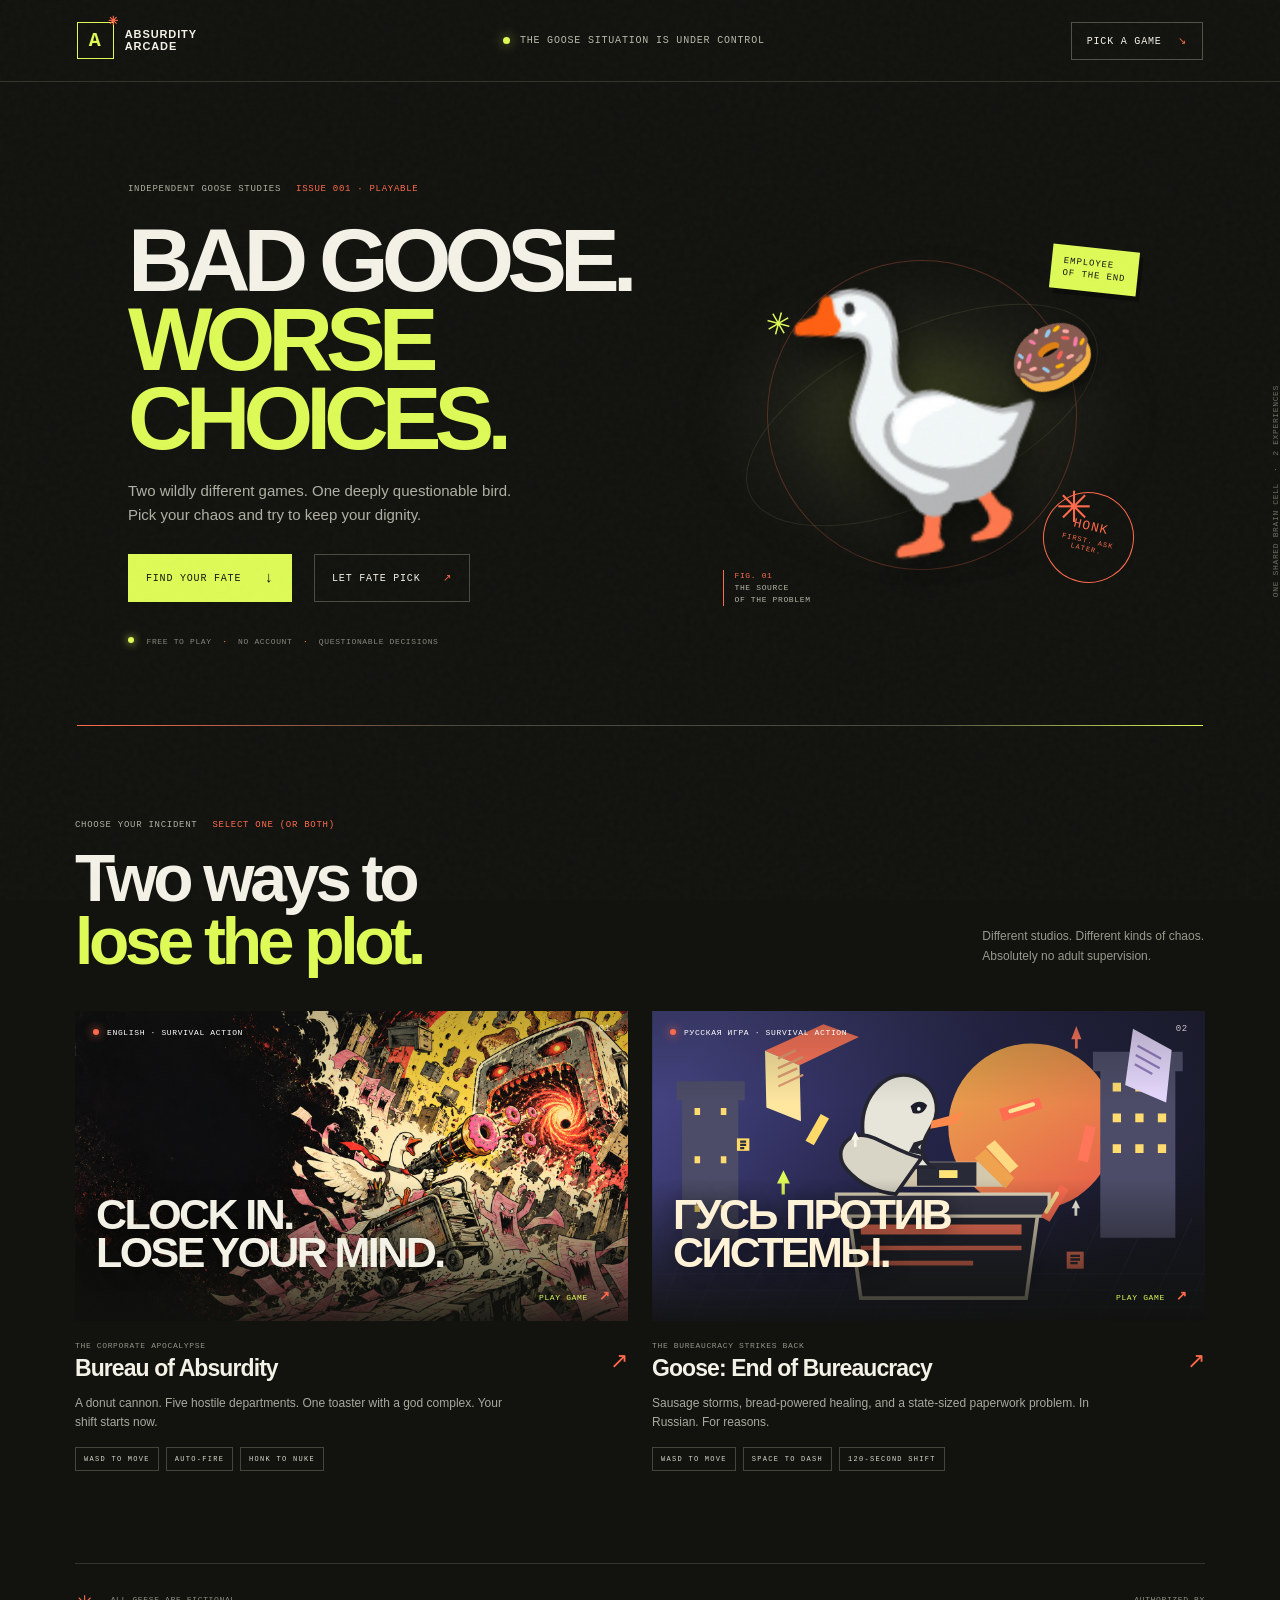
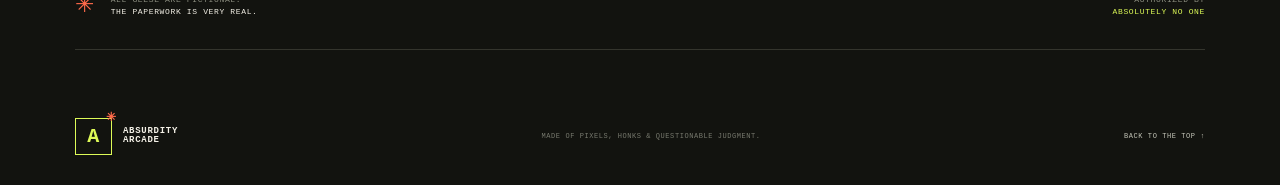
<file: index.html>
<!doctype html>
<html lang="en">
<head>
  <meta charset="utf-8">
  <meta name="viewport" content="width=device-width, initial-scale=1">
  <meta name="theme-color" content="#11120f">
  <meta name="description" content="Two wildly different goose games. One absurd little arcade. Choose your chaos.">
  <meta property="og:title" content="The Absurdity Arcade">
  <meta property="og:description" content="Two geese. Zero compliance. Pick your bad decision.">
  <meta property="og:image" content="games/bureau/cover.png">
  <link rel="icon" href="data:image/svg+xml,%3Csvg xmlns='http://www.w3.org/2000/svg' viewBox='0 0 64 64'%3E%3Crect width='64' height='64' rx='14' fill='%23ddfa57'/%3E%3Ctext x='7' y='49' font-size='45'%3E%F0%9F%AA%BF%3C/text%3E%3C/svg%3E">
  <link rel="stylesheet" href="arcade.css">
  <title>The Absurdity Arcade — two geese, zero compliance</title>
</head>
<body>
  <div class="page-grain" aria-hidden="true"></div>
  <header class="site-head">
    <a class="wordmark" href="./" aria-label="The Absurdity Arcade home">
      <span class="mark">A<span>✳</span></span>
      <span>ABSURDITY<br>ARCADE</span>
    </a>
    <div class="head-note"><i></i> THE GOOSE SITUATION IS UNDER CONTROL</div>
    <a class="head-link" href="#games">PICK A GAME <span>↘</span></a>
  </header>

  <main>
    <section class="hero">
      <div class="hero-copy">
        <div class="eyebrow"><span>INDEPENDENT GOOSE STUDIES</span><b>ISSUE 001 · PLAYABLE</b></div>
        <h1>BAD GOOSE.<br><em>WORSE CHOICES.</em></h1>
        <p class="hero-deck">Two wildly different games. One deeply questionable bird. Pick your chaos and try to keep your dignity.</p>
        <div class="hero-actions">
          <a class="button button-lime" href="#games">FIND YOUR FATE <span>↓</span></a>
          <button class="button button-quiet" id="randomPick" type="button">LET FATE PICK <span>↗</span></button>
        </div>
        <div class="hero-foot"><span class="pulse"></span> FREE TO PLAY <b>·</b> NO ACCOUNT <b>·</b> QUESTIONABLE DECISIONS</div>
      </div>
      <div class="hero-art" aria-label="A goose holding a donut cannon in a collapsing office">
        <div class="art-ring ring-one"></div><div class="art-ring ring-two"></div>
        <div class="orbit-note note-top">EMPLOYEE<br>OF THE END</div>
        <div class="hero-goose">🪿</div>
        <div class="hero-donut">🍩</div><div class="hero-spark spark-one">✳</div><div class="hero-spark spark-two">✳</div>
        <div class="art-caption"><span>FIG. 01</span><b>THE SOURCE<br>OF THE PROBLEM</b></div>
        <div class="art-stamp">HONK<br><small>FIRST. ASK<br>LATER.</small></div>
      </div>
      <div class="side-index" aria-hidden="true">ONE SHARED BRAIN CELL&nbsp; · &nbsp;2 EXPERIENCES</div>
      <div class="hero-rule"></div>
    </section>

    <section class="games-section" id="games">
      <div class="section-head">
        <div><div class="eyebrow"><span>CHOOSE YOUR INCIDENT</span><b>SELECT ONE (OR BOTH)</b></div><h2>Two ways to<br><em>lose the plot.</em></h2></div>
        <p>Different studios. Different kinds of chaos.<br>Absolutely no adult supervision.</p>
      </div>
      <div class="game-grid">
        <article class="game-card card-bureau">
          <a class="poster poster-bureau" href="games/bureau/" aria-label="Play Bureau of Absurdity">
            <img src="games/bureau/cover.png" alt="A goose fires a donut cannon through a collapsing office" loading="lazy">
            <span class="poster-kicker"><i></i> ENGLISH · SURVIVAL ACTION</span>
            <span class="poster-title">CLOCK IN.<br>LOSE YOUR MIND.</span>
            <span class="poster-number">01</span>
            <span class="poster-go">PLAY GAME <b>↗</b></span>
          </a>
          <div class="card-meta"><div><span class="card-label">THE CORPORATE APOCALYPSE</span><h3>Bureau of Absurdity</h3></div><span class="card-arrow" aria-hidden="true">↗</span></div>
          <p class="card-desc">A donut cannon. Five hostile departments. One toaster with a god complex. Your shift starts now.</p>
          <div class="card-tags"><span>WASD TO MOVE</span><span>AUTO-FIRE</span><span>HONK TO NUKE</span></div>
        </article>

        <article class="game-card card-goose">
          <a class="poster poster-goose" href="games/goose/" aria-label="Play Goose: End of Bureaucracy">
            <img src="assets/goose-poster.svg" alt="An indignant goose storms a government office" loading="lazy">
            <span class="poster-kicker"><i></i> РУССКАЯ ИГРА · SURVIVAL ACTION</span>
            <span class="poster-title">ГУСЬ ПРОТИВ<br>СИСТЕМЫ.</span>
            <span class="poster-number">02</span>
            <span class="poster-go">PLAY GAME <b>↗</b></span>
          </a>
          <div class="card-meta"><div><span class="card-label">THE BUREAUCRACY STRIKES BACK</span><h3>Goose: End of Bureaucracy</h3></div><span class="card-arrow" aria-hidden="true">↗</span></div>
          <p class="card-desc">Sausage storms, bread-powered healing, and a state-sized paperwork problem. In Russian. For reasons.</p>
          <div class="card-tags"><span>WASD TO MOVE</span><span>SPACE TO DASH</span><span>120-SECOND SHIFT</span></div>
        </article>
      </div>
    </section>

    <section class="disclaimer" aria-label="Arcade disclaimer">
      <span class="disclaimer-mark">✳</span><p>ALL GEESE ARE FICTIONAL.<br><b>THE PAPERWORK IS VERY REAL.</b></p>
      <span class="disclaimer-right">AUTHORIZED BY<br><b>ABSOLUTELY NO ONE</b></span>
    </section>
  </main>
  <footer class="site-footer"><a class="wordmark footer-mark" href="./"><span class="mark">A<span>✳</span></span><span>ABSURDITY<br>ARCADE</span></a><span>MADE OF PIXELS, HONKS & QUESTIONABLE JUDGMENT.</span><a href="#top" onclick="window.scrollTo({top:0,behavior:'smooth'});return false">BACK TO THE TOP ↑</a></footer>
  <script src="arcade.js" defer></script>
</body>
</html>
</file>
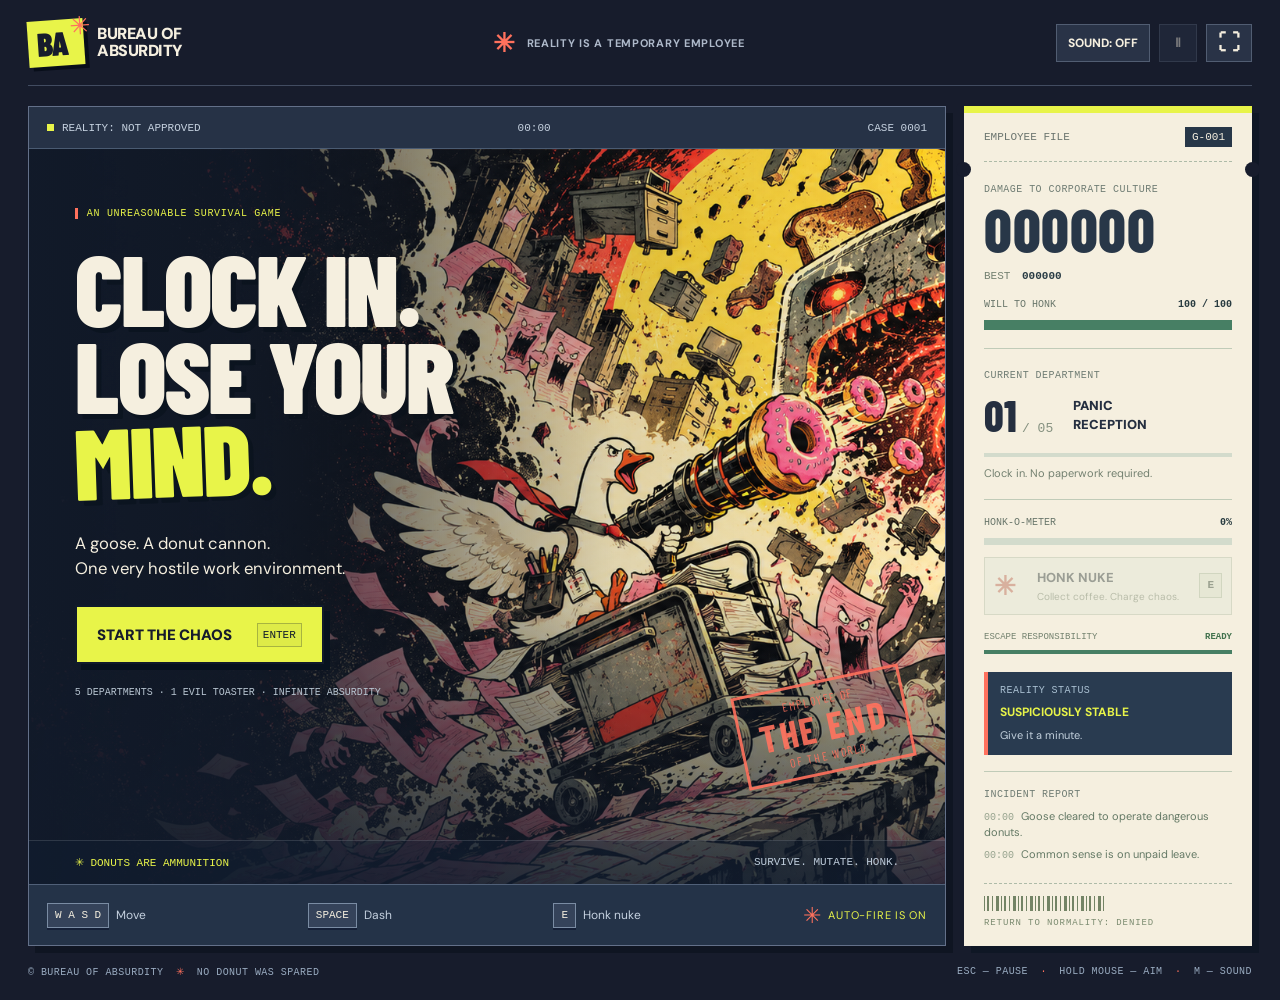
<file: games/bureau/index.html>
<!doctype html>
<html lang="en">
<head>
  <meta charset="UTF-8">
  <meta name="viewport" content="width=device-width, initial-scale=1, viewport-fit=cover">
  <meta name="theme-color" content="#e6f34a">
  <meta name="description" content="A goose. A donut cannon. An office apocalypse. Survive five departments and fire the cosmic HR toaster.">
  <title>Bureau of Absurdity — Clock in. Lose your mind.</title>
  <link rel="icon" href="data:image/svg+xml,%3Csvg xmlns='http://www.w3.org/2000/svg' viewBox='0 0 64 64'%3E%3Crect width='64' height='64' rx='12' fill='%23e6f34a'/%3E%3Ctext x='8' y='48' font-size='45'%3E🪿%3C/text%3E%3C/svg%3E">
  <link rel="stylesheet" href="style.css">
</head>
<body>
  <div class="app">
    <header class="masthead">
      <div class="brand"><span class="brand-mark" aria-hidden="true">BA<span>✳</span></span><div>BUREAU OF<br>ABSURDITY</div></div>
      <div class="header-center"><span class="cross">✳</span> REALITY IS A TEMPORARY EMPLOYEE <span class="edition">SURVIVAL DIVISION</span></div>
      <div class="header-tools"><button id="soundBtn" class="tool" aria-label="Turn sound on" aria-pressed="false">SOUND: OFF</button><button id="pauseBtn" class="tool" aria-label="Pause" disabled>Ⅱ</button><button id="fullBtn" class="tool full" aria-label="Fullscreen">⛶</button></div>
    </header>

    <main class="workspace">
      <section class="arena-shell" aria-label="Game arena">
        <div class="game-top"><div class="live"><span></span><b id="statusLabel">REALITY: NOT APPROVED</b></div><div id="timer">00:00</div><div>CASE <span id="runNumber">0001</span></div></div>
        <div class="arena" id="arena">
          <canvas id="game" width="1200" height="760" aria-label="Move with WASD or arrow keys. Shooting is automatic. Space to dash. E to use your ultimate." tabindex="0"></canvas>
          <div class="vignette" aria-hidden="true"></div>
          <div class="field-status" aria-label="Live game status"><span>DEPT. <b id="fieldWave">01</b></span><span>FIRED <b id="fieldKills">0</b></span><span>HONK <b id="fieldCharge">0%</b></span></div>
          <div class="event-toast" id="eventToast" role="status"><span id="eventTag">REALITY MALFUNCTION</span><strong id="eventTitle"></strong><small id="eventDescription"></small></div>
          <div class="boss-hud" id="bossHud" hidden><div><span>HEAD OF HUMAN RESOURCES</span><b>HR-TOASTER 9000</b><span id="bossPercent">100%</span></div><div class="boss-track"><i id="bossFill"></i></div></div>
          <div class="overlay title-screen" id="titleScreen">
            <div class="cover-art" id="coverArt" aria-hidden="true"></div>
            <div class="title-content"><div class="eyebrow"><span>AN UNREASONABLE SURVIVAL GAME</span><b>ZERO COMMON SENSE</b></div><h1>CLOCK IN.<br>LOSE YOUR<br><span>MIND.</span></h1><p class="intro">A goose. A donut cannon.<br>One very hostile work environment.</p><button class="primary" id="startBtn">START THE CHAOS <span>ENTER</span></button><div class="start-note">5 DEPARTMENTS · 1 EVIL TOASTER · INFINITE ABSURDITY</div></div>
            <div class="art-stamp" aria-hidden="true"><span>EMPLOYEE OF</span><strong>THE END</strong><small>OF THE WORLD</small></div>
            <div class="title-bottom"><span>✳ DONUTS ARE AMMUNITION</span><span>SURVIVE. MUTATE. HONK.</span></div>
          </div>
          <div class="overlay modal-overlay" id="pauseScreen" hidden><div class="modal pause-modal"><span class="modal-kicker">MANDATORY COFFEE BREAK</span><h2>GOOSE<br>ON PAUSE.</h2><p>Even chaos needs a little time off.</p><button class="primary" id="resumeBtn">BACK TO CHAOS <span>ESC</span></button><button class="secondary" id="restartPauseBtn">Start a fresh shift</button></div></div>
          <div class="overlay modal-overlay" id="upgradeScreen" hidden><div class="modal upgrade-modal"><span class="modal-kicker">A PROMOTION. STILL NO PAY RISE.</span><h2>CHOOSE YOUR<br>NEXT PROBLEM.</h2><p>One upgrade. Even less common sense.</p><div class="upgrade-options" id="upgradeOptions"></div><small class="choice-hint">Press 1, 2 or 3 to choose.</small></div></div>
          <div class="overlay modal-overlay" id="endScreen" hidden><div class="modal end-modal"><span class="modal-kicker" id="endKicker"></span><h2 id="endTitle"></h2><p id="endText"></p><div class="result-grid"><div><span>SCORE</span><b id="endScore">0</b></div><div><span>FIRED</span><b id="endKills">0</b></div><div><span>SURVIVED</span><b id="endTime">00:00</b></div></div><button class="primary" id="againBtn">ONE MORE SHIFT <span>ENTER</span></button><button class="secondary" id="endlessBtn" hidden>Enter endless overtime</button><small id="newRecord" class="record-note"></small></div></div>
          <div class="mobile-controls" id="mobileControls"><div class="joystick" id="joystick" aria-label="Movement joystick"><i id="joystickKnob"></i></div><div class="touch-actions"><button id="touchDash" aria-label="Dash">DASH</button><button id="touchChaos" aria-label="Honk ultimate">HONK!</button></div></div>
        </div>
        <div class="controls-strip"><div><kbd>W A S D</kbd><span>Move</span></div><div><kbd>SPACE</kbd><span>Dash</span></div><div><kbd>E</kbd><span>Honk nuke</span></div><div class="auto-note"><span class="tiny-cross">✳</span> AUTO-FIRE IS ON</div></div>
      </section>

      <aside class="dashboard" aria-label="Game statistics">
        <div class="ticket-head"><span>EMPLOYEE FILE</span><b>G-001</b></div>
        <div class="score-block"><span class="label">DAMAGE TO CORPORATE CULTURE</span><div class="score" id="score">000000</div><div class="best">BEST <b id="bestScore">000000</b></div></div>
        <div class="health-block"><div class="stat-heading"><span>WILL TO HONK</span><b id="healthLabel">100 / 100</b></div><div class="health-track"><i id="healthFill"></i></div></div>
        <div class="department"><span class="label">CURRENT DEPARTMENT</span><div><b id="wave">01<span>/ 05</span></b><span id="departmentName">PANIC<br>RECEPTION</span></div><div class="wave-track"><i id="waveFill"></i></div><small id="waveHint">Clock in. No paperwork required.</small></div>
        <div class="chaos-block"><div class="stat-heading"><span>HONK-O-METER</span><b id="chaosLabel">0%</b></div><div class="chaos-track"><i id="chaosFill"></i></div><button id="chaosBtn" disabled><span>✳</span><div>HONK NUKE<small id="chaosHint">Collect coffee. Charge chaos.</small></div><kbd>E</kbd></button></div>
        <div class="ability"><span>ESCAPE RESPONSIBILITY</span><b id="dashStatus">READY</b><div class="dash-track"><i id="dashFill"></i></div></div>
        <div class="mutation"><span class="label">REALITY STATUS</span><strong id="mutationName">SUSPICIOUSLY STABLE</strong><span id="mutationTimer">Give it a minute.</span></div>
        <div class="incident"><span class="label">INCIDENT REPORT</span><div id="incidentLog"><p><span>00:00</span>Goose cleared to operate dangerous donuts.</p><p><span>00:00</span>Common sense is on unpaid leave.</p></div></div>
        <div class="ticket-foot"><div class="barcode" aria-hidden="true"></div><span>RETURN TO NORMALITY: DENIED</span></div>
      </aside>
    </main>
    <footer class="footer"><span>© BUREAU OF ABSURDITY <b>✳</b> NO DONUT WAS SPARED</span><span>ESC — PAUSE <b>·</b> HOLD MOUSE — AIM <b>·</b> M — SOUND</span></footer>
  </div>
  <script src="game.js"></script>
</body>
</html>
</file>
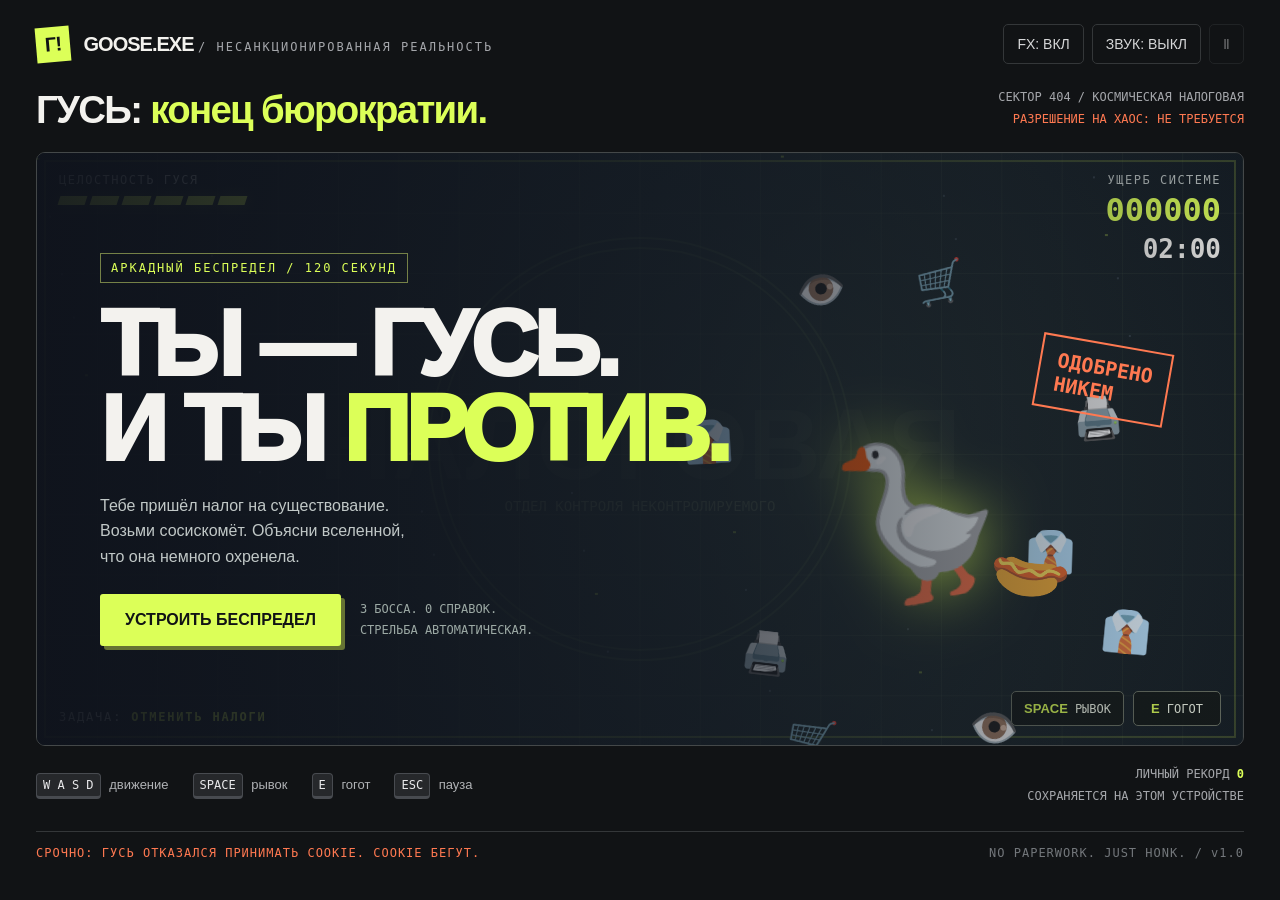
<file: games/goose/index.html>
<!doctype html>
<html lang="ru">
<head><meta charset="utf-8"><meta name="viewport" content="width=device-width,initial-scale=1,viewport-fit=cover"><meta name="theme-color" content="#111315"><title>ГУСЬ: конец бюрократии</title><meta name="description" content="Космическая налоговая. Боевой гусь. Сосиски массового поражения. Выживи и отмени бюрократию."><link rel="icon" href="data:image/svg+xml,%3Csvg xmlns='http://www.w3.org/2000/svg' viewBox='0 0 64 64'%3E%3Crect width='64' height='64' rx='14' fill='%23dcff58'/%3E%3Ctext x='32' y='48' text-anchor='middle' font-size='46'%3EГ%3C/text%3E%3C/svg%3E">
<style>
*{box-sizing:border-box} :root{--lime:#dcff58;--ink:#111315;--muted:#a4a6aa;--line:#343739;--orange:#ff7951}html,body{margin:0;min-height:100%;background:var(--ink);color:#f3f2ee;font-family:Arial,Helvetica,sans-serif}body{overflow-x:hidden}button{font:inherit;cursor:pointer}button:focus-visible{outline:3px solid white;outline-offset:5px}button:disabled{cursor:default;opacity:.45}.shell{max-width:1600px;margin:auto;padding:24px 36px 18px}.top{display:flex;justify-content:space-between;align-items:center;margin-bottom:23px}.brand{font-size:20px;font-weight:900;letter-spacing:-1px}.brand b{display:inline-block;color:var(--ink);background:var(--lime);padding:6px 9px;margin-right:9px;transform:rotate(-5deg)}.edition{color:var(--muted);font:12px monospace;letter-spacing:2px}.actions{display:flex;gap:8px}.icon{color:#d7d8d9;background:transparent;border:1px solid var(--line);border-radius:5px;padding:10px 13px;font-size:14px;min-height:40px}.icon:hover{border-color:var(--lime);color:var(--lime)}.headline{display:flex;align-items:flex-end;justify-content:space-between;gap:20px;margin-bottom:22px}h1{font-size:clamp(26px,3vw,43px);margin:0;letter-spacing:-1.7px;line-height:1.08}h1 span{color:var(--lime)}.sector{font:12px monospace;color:var(--muted);text-align:right;line-height:1.8}.sector strong{color:var(--orange);font-weight:400}.stage{position:relative;height:min(66vh,760px);min-height:410px;border:1px solid #444849;border-radius:9px;overflow:hidden;background:#171b20;isolation:isolate}canvas{display:block;width:100%;height:100%;touch-action:none}.hud{position:absolute;inset:20px 22px auto;display:flex;justify-content:space-between;align-items:flex-start;gap:15px;pointer-events:none}.stat-label{font:12px monospace;letter-spacing:1.5px;color:#b9c0be}.health{display:flex;gap:5px;margin-top:9px}.heart{width:27px;height:9px;background:var(--lime);transform:skewX(-18deg);box-shadow:0 0 12px #dcff5833}.heart.empty{background:#404741;box-shadow:none}.points{font:900 32px monospace;margin-top:4px;color:var(--lime)}.hud-right{text-align:right}.timer{font:900 26px monospace;margin-top:5px}.wave{position:absolute;bottom:21px;left:22px;font:12px monospace;letter-spacing:1.8px;color:#b7bfbc}.wave strong{color:var(--lime)}.abilities{position:absolute;right:22px;bottom:19px;display:flex;gap:9px}.ability{border:1px solid #6b7264;border-radius:5px;padding:9px 12px;color:#eff5e6;background:#151a18dc;font-size:13px;min-width:88px}.ability b{color:var(--lime);margin-right:7px}.ability span{font:12px monospace}.event{position:absolute;left:50%;top:91px;transform:translateX(-50%);background:var(--orange);color:#171414;padding:8px 14px;white-space:nowrap;max-width:94%;font-weight:900;font-size:14px;text-align:center;opacity:0;transition:opacity .2s}.event.show{opacity:1}.bossbar{position:absolute;top:62px;left:30%;width:40%;text-align:center;display:none}.bossbar label{font:12px monospace;color:#ff9b80}.boss-track{height:5px;background:#53362f;margin-top:7px}.boss-track i{height:100%;display:block;background:var(--orange);width:100%}.overlay{position:absolute;inset:0;display:flex;align-items:center;justify-content:center;background:linear-gradient(90deg,#0f131cf0,#111721b0 55%,#11172122);padding:35px}.overlay[hidden]{display:none}.intro{width:100%;max-width:1080px;position:relative}.stamp{display:inline-flex;gap:8px;align-items:center;font:12px monospace;letter-spacing:2px;color:var(--lime);border:1px solid #758147;padding:7px 10px;margin-bottom:18px}.intro h2{font-size:clamp(48px,7.3vw,104px);line-height:.91;letter-spacing:-5px;max-width:740px;margin:0 0 22px;font-weight:1000}.intro h2 em{font-style:normal;color:var(--lime)}.intro p{font-size:16px;line-height:1.6;max-width:430px;color:#c1c8c7;margin:0 0 24px}.primary{border:0;border-radius:3px;color:var(--ink);background:var(--lime);padding:17px 25px;font-weight:900;font-size:16px;box-shadow:4px 4px 0 #667333;transition:transform .12s,box-shadow .12s}.primary:hover{transform:translate(-2px,-2px);box-shadow:6px 6px 0 #667333}.primary:active{transform:translate(3px,3px);box-shadow:1px 1px 0 #667333}.start-line{display:flex;align-items:center;gap:19px}.start-line small{font:12px monospace;color:#9ca9a4;line-height:1.7}.right-stamp{position:absolute;right:1%;top:23%;transform:rotate(10deg);border:2px solid var(--orange);color:var(--orange);font:900 20px monospace;padding:11px 16px;line-height:1.2;max-width:170px}.bottom{display:flex;justify-content:space-between;align-items:center;padding-top:18px;gap:20px}.controls{display:flex;gap:24px;flex-wrap:wrap;color:#b0b2b5;font-size:13px;align-items:center}kbd{display:inline-block;background:#26282b;border:1px solid #484b50;border-bottom-width:3px;padding:4px 6px;color:#e9e9eb;border-radius:4px;font:12px monospace;margin-right:5px}.record{white-space:nowrap;text-align:right;font:12px monospace;color:#a4a6aa;line-height:1.8}.record b{color:var(--lime)}.ticker{border-top:1px solid var(--line);margin-top:24px;padding-top:14px;display:flex;justify-content:space-between;gap:12px;font:12px monospace;color:#73777b;letter-spacing:1px}.ticker span:first-child{color:var(--orange)}.modal{text-align:center;width:min(780px,100%)}.modal h2{font-size:clamp(30px,5vw,64px);line-height:1;letter-spacing:-2px;margin:10px 0 18px}.modal p{color:#bfc8c3;line-height:1.6}.modal .primary{margin-top:16px}.cards{display:grid;grid-template-columns:repeat(3,1fr);gap:12px;margin:26px 0 0}.card{text-align:left;border:1px solid #667050;background:#1e2727;border-radius:7px;color:white;padding:23px 18px;transition:transform .15s,border-color .15s}.card:hover{transform:translateY(-5px);border-color:var(--lime)}.card i{font-style:normal;font-size:36px;display:block;margin-bottom:16px}.card strong{display:block;font-size:17px;color:var(--lime);margin-bottom:10px}.card p{font-size:14px;margin:0}.card small{display:block;margin-top:18px;color:#82918a}.result-score{color:var(--lime);font:900 60px monospace}.joystick{position:absolute;left:28px;bottom:65px;width:105px;height:105px;border:1px solid #dcff5855;border-radius:50%;background:#d5ff4e09;display:none;touch-action:none}.joystick i{position:absolute;width:39px;height:39px;left:32px;top:32px;border-radius:50%;background:#dcff5870;pointer-events:none}.touch-hint{display:none}.paused-bg{background:#0d1417ec}.loading-note{color:#c3c8c6;text-align:center;padding:30px}
@media(max-width:700px){.shell{padding:14px 12px}.edition,.sector,.right-stamp,.ticker span:last-child{display:none}.top{margin-bottom:19px}.brand{font-size:16px}.icon{padding:9px}.headline{margin-bottom:15px}h1{font-size:27px;letter-spacing:-1px}.stage{height:69svh;min-height:450px}.hud{inset:15px 14px auto}.stat-label{font-size:10px;letter-spacing:1px}.points{font-size:24px}.timer{font-size:23px}.overlay{padding:24px 20px;background:#10161ce6}.intro h2{font-size:clamp(49px,11vw,76px);letter-spacing:-3px}.intro p{font-size:14px;max-width:330px}.stamp{font-size:10px;margin-bottom:18px}.start-line{gap:13px}.start-line small{font-size:10px}.primary{padding:15px 19px;font-size:14px}.controls{gap:12px;font-size:12px}.bottom{align-items:flex-start}.record{font-size:10px}.ticker{margin-top:17px;line-height:1.6;font-size:10px}.abilities{right:13px;bottom:17px;gap:5px}.ability{min-width:75px;padding:10px 8px}.wave{left:14px;bottom:23px;font-size:10px;max-width:135px}.cards{gap:8px;grid-template-columns:1fr;margin-top:15px}.card{padding:12px 15px;position:relative;padding-left:64px}.card i{position:absolute;left:15px;top:14px;font-size:29px}.card strong{font-size:15px;margin-bottom:6px}.card p{font-size:12px}.card small{display:none}.modal h2{font-size:34px}.modal>p{font-size:14px}.bossbar{left:24%;width:52%;top:69px}.event{top:103px;font-size:11px}.heart{width:19px}.bossbar label{font-size:10px}}@media(pointer:coarse){.joystick.active{display:block}.keyboard-hint{display:none}.touch-hint{display:block}.ability{min-height:49px}}@media(prefers-reduced-motion:reduce){*{transition:none!important}}
</style></head>
<body><main class="shell"><header class="top"><div class="brand"><b>Г!</b> GOOSE.EXE <span class="edition"> / НЕСАНКЦИОНИРОВАННАЯ РЕАЛЬНОСТЬ</span></div><div class="actions"><button class="icon" id="motion" aria-label="Уменьшить эффекты" title="Уменьшить тряску и эффекты">FX: ВКЛ</button><button class="icon" id="sound" aria-label="Включить звук" title="Звук">ЗВУК: ВЫКЛ</button><button class="icon" id="pause" aria-label="Пауза" disabled>Ⅱ</button></div></header><section class="headline"><h1>ГУСЬ: <span>конец бюрократии.</span></h1><div class="sector">СЕКТОР 404 / КОСМИЧЕСКАЯ НАЛОГОВАЯ<br><strong>РАЗРЕШЕНИЕ НА ХАОС: НЕ ТРЕБУЕТСЯ</strong></div></section><section class="stage" id="stage" aria-label="Игровое поле"><canvas id="game" aria-label="Двигайтесь WASD или стрелками. Стрельба автоматическая. Пробел — рывок, E — гогот.">Для игры нужен браузер с поддержкой Canvas.</canvas><div class="hud"><div><div class="stat-label">ЦЕЛОСТНОСТЬ ГУСЯ</div><div class="health" id="health"></div></div><div class="hud-right"><div class="stat-label">УЩЕРБ СИСТЕМЕ</div><div class="points" id="score">000000</div><div class="timer" id="timer">02:00</div></div></div><div class="bossbar" id="bossbar"><label id="bossname"></label><div class="boss-track"><i id="bosshp"></i></div></div><div class="event" id="event" role="status"></div><div class="wave" id="wave">ЗАДАЧА: <strong>ОТМЕНИТЬ НАЛОГИ</strong></div><div class="abilities"><button class="ability" id="dash"><b>SPACE</b><span>РЫВОК</span></button><button class="ability" id="honk"><b>E</b><span>ГОГОТ</span></button></div><div class="joystick" id="stick" aria-label="Джойстик движения"><i></i></div><div class="overlay" id="overlay"><div class="intro"><div class="stamp">АРКАДНЫЙ БЕСПРЕДЕЛ / 120 СЕКУНД</div><h2>ТЫ — ГУСЬ.<br>И ТЫ <em>ПРОТИВ.</em></h2><p>Тебе пришёл налог на существование.<br>Возьми сосискомёт. Объясни вселенной,<br>что она немного охренела.</p><div class="start-line"><button class="primary" id="start">УСТРОИТЬ БЕСПРЕДЕЛ</button><small>3 БОССА. 0 СПРАВОК.<br>СТРЕЛЬБА АВТОМАТИЧЕСКАЯ.</small></div><div class="right-stamp">ОДОБРЕНО<br>НИКЕМ</div></div></div></section><div class="bottom"><div class="controls keyboard-hint"><span><kbd>W A S D</kbd> движение</span><span><kbd>SPACE</kbd> рывок</span><span><kbd>E</kbd> гогот</span><span><kbd>ESC</kbd> пауза</span></div><div class="controls touch-hint">Джойстик — движение.<br>Рывок и гогот — кнопки справа.</div><div class="record">ЛИЧНЫЙ РЕКОРД <b id="best">0</b><br>СОХРАНЯЕТСЯ НА ЭТОМ УСТРОЙСТВЕ</div></div><footer class="ticker"><span id="ticker">СРОЧНО: ГУСЬ ОТКАЗАЛСЯ ПРИНИМАТЬ COOKIE. COOKIE БЕГУТ.</span><span>NO PAPERWORK. JUST HONK. / v1.0</span></footer></main>
<script>
'use strict';
const $=id=>document.getElementById(id),canvas=$('game'),ctx=canvas.getContext('2d');
const TAU=Math.PI*2,rand=(a,b)=>a+Math.random()*(b-a),clamp=(v,a,b)=>Math.max(a,Math.min(b,v));let W=1200,H=720;
let state='menu',last=0,visualTime=0,reduced=matchMedia('(prefers-reduced-motion: reduce)').matches,muted=true,audio=null,best=0,viewW=W,viewH=H;
try{best=Number(localStorage.getItem('goose-best-v1'))||0}catch{} $('best').textContent=best.toLocaleString('ru');
let p,enemies=[],shots=[],hostile=[],particles=[],pickups=[],rings=[],labels=[],time=0,score=0,kills=0,spawnClock=0,shotClock=0,beatClock=0,nextUpgrade=20,nextEvent=12,bossIndex=0,chaos=null,chaosUntil=0,eventUntil=0,shake=0,combo=0,comboUntil=0;
const keys=new Set(),joy={x:0,y:0,id:null},aim={x:1,y:0},upgrades={damage:1,rate:1,multi:1,speed:1,orbit:0};
const enemyTypes=[{emoji:'👔',name:'Инспектор',hp:3,speed:66,r:21,color:'#ff8b66'},{emoji:'🖨️',name:'Принтер',hp:5,speed:44,r:24,color:'#ab90ff'},{emoji:'👁️',name:'Большой брат',hp:2,speed:110,r:19,color:'#dcff58'},{emoji:'🛒',name:'Коллектор',hp:7,speed:76,r:25,color:'#65e4e2'}];
const bosses=[{emoji:'🗿',name:'НАЧАЛЬНИК ОТДЕЛА КАМНЕЙ',hp:110,r:53,speed:45},{emoji:'🤡',name:'МИНИСТР ВАЖНОГО ВИДА',hp:160,r:58,speed:62},{emoji:'🧊',name:'ХОЛОДИЛЬНИК-ПРЕЗИДЕНТ',hp:260,r:68,speed:38}];
const options=[{icon:'🌭',title:'Сосисочный веер',desc:'+1 сосиска в каждом залпе.',key:'multi',apply:()=>upgrades.multi++},{icon:'🔥',title:'Очень острый кетчуп',desc:'Сосиски наносят на 60% больше урона.',key:'damage',apply:()=>upgrades.damage+=.6},{icon:'☕',title:'Кофе из бухгалтерии',desc:'Стрельба на 30% быстрее.',key:'rate',apply:()=>upgrades.rate*=1.3},{icon:'🧻',title:'Бронебумага',desc:'Восстановить 3 здоровья. Максимум +1.',key:'hp',apply:()=>{p.maxhp++;p.hp=Math.min(p.maxhp,p.hp+3)}},{icon:'🪩',title:'Орбитальная дискотека',desc:'Защитный шар вращается вокруг гуся.',key:'orbit',apply:()=>upgrades.orbit++},{icon:'👟',title:'Лапы на турбине',desc:'Движение на 20% быстрее. Рывок чаще.',key:'speed',apply:()=>upgrades.speed*=1.2}];
function resize(){const r=canvas.getBoundingClientRect();W=r.width<700?600:1200;viewW=W;viewH=W*r.height/r.width;H=viewH;if(p){p.x=clamp(p.x,24,W-24);p.y=clamp(p.y,30,H-30)}const d=Math.min(devicePixelRatio||1,2);canvas.width=Math.round(r.width*d);canvas.height=Math.round(r.height*d)}new ResizeObserver(resize).observe($('stage'));
function tone(freq=220,duration=.08,type='square',volume=.035,slide=0){if(muted)return;try{audio??=new (window.AudioContext||window.webkitAudioContext)();if(audio.state==='suspended')audio.resume();const osc=audio.createOscillator(),g=audio.createGain();osc.type=type;osc.frequency.setValueAtTime(freq,audio.currentTime);if(slide)osc.frequency.exponentialRampToValueAtTime(Math.max(20,slide),audio.currentTime+duration);g.gain.setValueAtTime(volume,audio.currentTime);g.gain.exponentialRampToValueAtTime(.001,audio.currentTime+duration);osc.connect(g);g.connect(audio.destination);osc.start();osc.stop(audio.currentTime+duration)}catch{}}
function burst(x,y,color,n=14){for(let i=0;i<(reduced?n/3:n);i++)particles.push({x,y,vx:rand(-180,180),vy:rand(-180,180),life:rand(.2,.65),max:.65,color,size:rand(2,6)});if(particles.length>500)particles.splice(0,particles.length-500)}
function announce(text){$('event').textContent=text;$('event').classList.add('show');eventUntil=time+3.2}
function label(x,y,text,color='#dcff58'){labels.push({x,y,text,color,life:1})}
function health(){ $('health').replaceChildren(...Array.from({length:p?.maxhp||6},(_,i)=>{let s=document.createElement('span');s.className='heart'+(i<(p?.hp??6)?'':' empty');return s}));$('health').setAttribute('aria-label',`${p?.hp??6} из ${p?.maxhp??6} здоровья`)}
function start(){state='playing';time=score=kills=spawnClock=shotClock=beatClock=bossIndex=combo=0;nextUpgrade=20;nextEvent=12;chaos=null;chaosUntil=eventUntil=shake=comboUntil=0;enemies=[];shots=[];hostile=[];particles=[];pickups=[];rings=[];labels=[];Object.assign(upgrades,{damage:1,rate:1,multi:1,speed:1,orbit:0});p={x:W/2,y:H/2,hp:6,maxhp:6,inv:2,dash:0,honk:0,dashTime:0,dx:1,dy:0};keys.clear();resetStick();$('overlay').hidden=true;$('pause').disabled=false;$('pause').textContent='Ⅱ';$('stick').classList.add('active');$('bossbar').style.display='none';health();updateHud();announce('НАЛОГ НА СУЩЕСТВОВАНИЕ: ОТМЕНЯЕМ');tone(330,.25,'sawtooth',.045,80);}
function spawn(boss=false){const edge=Math.floor(rand(0,4));let e={x:edge===0?-35:edge===1?W+35:rand(0,W),y:edge===2?-35:edge===3?H+35:rand(0,H)};Object.assign(e,boss?bosses[bossIndex++]:enemyTypes[Math.floor(rand(0,Math.min(4,2+time/25)))]);e.maxhp=e.hp;e.boss=boss;e.fire=rand(1,3);e.hit=0;e.dead=false;enemies.push(e);if(boss){announce(e.name+' ВЫШЕЛ ИЗ ОТПУСКА');tone(90,.7,'sawtooth',.06,40)}}
function kill(e){if(e.dead)return;e.dead=true;kills++;combo=time<comboUntil?combo+1:1;comboUntil=time+2;const reward=(e.boss?1500:50)*Math.min(5,1+Math.floor(combo/8));score+=reward;burst(e.x,e.y,e.boss?'#dcff58':e.color||'#ff7951',e.boss?60:12);if(e.boss){p.hp=Math.min(p.maxhp,p.hp+2);health();hostile=[];shake=14;label(e.x,e.y,'УВОЛЕН! +1500');tone(440,.4,'triangle',.1,880);announce('БОСС УВОЛЕН. +2 ЗДОРОВЬЯ.');}else if(Math.random()<.065)pickups.push({x:e.x,y:e.y,life:18});if(combo%10===0)label(e.x,e.y,`БЕСПРЕДЕЛ ×${Math.min(5,1+Math.floor(combo/8))}`);}
function damageEnemy(e,n){if(e.dead)return;e.hp-=n;e.hit=.09;if(e.hp<=0)kill(e)}
function damagePlayer(){if(p.inv>0)return;p.hp--;p.inv=1.25;shake=10;burst(p.x,p.y,'#ff7951',20);health();tone(70,.2,'sawtooth',.08,25);label(p.x,p.y-36,['АЙ, МОЯ ДЕКЛАРАЦИЯ','ЭТО НЕ ПО ГОСТУ','ЛАПЫ ПРОЧЬ'][Math.floor(rand(0,3))],'#ff9873');if(p.hp<=0)finish(false)}
function dash(){if(state!=='playing'||p.dash>0)return;let x=(keys.has('KeyD')||keys.has('ArrowRight')?1:0)-(keys.has('KeyA')||keys.has('ArrowLeft')?1:0)+joy.x,y=(keys.has('KeyS')||keys.has('ArrowDown')?1:0)-(keys.has('KeyW')||keys.has('ArrowUp')?1:0)+joy.y;const len=Math.hypot(x,y);p.dx=len?x/len:aim.x;p.dy=len?y/len:aim.y;p.dashTime=.19;p.dash=2.7/upgrades.speed;p.inv=Math.max(p.inv,.3);tone(200,.14,'sawtooth',.03,700)}
function honk(){if(state!=='playing'||p.honk>0)return;p.honk=9;rings.push({x:p.x,y:p.y,r:15,max:330,life:.6});shake=9;tone(180,.2,'sawtooth',.1,300);setTimeout(()=>tone(240,.3,'sawtooth',.08,110),100);label(p.x,p.y-50,'ГААААААААА!');for(const e of enemies){const d=Math.hypot(e.x-p.x,e.y-p.y);if(d<330){damageEnemy(e,9*upgrades.damage);if(!e.boss){e.x+=(e.x-p.x)*.5;e.y+=(e.y-p.y)*.5}}}hostile=hostile.filter(b=>Math.hypot(b.x-p.x,b.y-p.y)>330)}
function shoot(){let target=null,dist=Infinity;for(const e of enemies){if(e.dead)continue;let d=Math.hypot(e.x-p.x,e.y-p.y);if(d<dist){dist=d;target=e}}if(!target)return;let angle=Math.atan2(target.y-p.y,target.x-p.x);aim.x=Math.cos(angle);aim.y=Math.sin(angle);const count=Math.min(8,upgrades.multi+(chaos==='sausage'?3:0));for(let i=0;i<count;i++){const a=angle+(i-(count-1)/2)*.13;shots.push({x:p.x+Math.cos(a)*22,y:p.y+Math.sin(a)*22,vx:Math.cos(a)*640,vy:Math.sin(a)*640,angle:a,life:1.5,damage:2*upgrades.damage})}tone(rand(230,310),.045,'triangle',.02,120)}
function chooseUpgrade(){state='upgrade';keys.clear();resetStick();const choices=[...options].sort(()=>Math.random()-.5).slice(0,3);$('overlay').className='overlay paused-bg';$('overlay').hidden=false;$('overlay').innerHTML='<div class="modal"><div class="stamp">НЕЗАКОННАЯ МОДЕРНИЗАЦИЯ</div><h2>ТЫ СТАЛ ЕЩЁ ХУЖЕ.<br><span style="color:var(--lime)">ДЛЯ НИХ.</span></h2><p>Выбери мутацию. Игра подождёт.</p><div class="cards"></div></div>';choices.forEach((o,i)=>{const b=document.createElement('button');b.className='card';b.innerHTML=`<i>${o.icon}</i><strong>${o.title}</strong><p>${o.desc}</p><small>ВЫБРАТЬ / ${i+1}</small>`;b.onclick=()=>{o.apply();health();state='playing';$('overlay').hidden=true;tone(520,.15,'triangle',.05,800)};$('overlay').querySelector('.cards').append(b)});$('overlay').querySelector('button').focus()}
function pause(){if(!['playing','paused'].includes(state))return;if(state==='playing'){state='paused';keys.clear();resetStick();$('overlay').className='overlay paused-bg';$('overlay').hidden=false;$('overlay').innerHTML='<div class="modal"><div class="stamp">ПЕРЕКУР ВСЕЛЕННОЙ</div><h2>ГУСЬ НА ОБЕДЕ.</h2><p>Бюрократия подождёт. Она умеет.</p><button class="primary" id="resume">ПРОДОЛЖИТЬ ХАОС</button></div>';$('resume').onclick=pause;$('resume').focus();$('pause').textContent='▶'}else{state='playing';$('overlay').hidden=true;$('pause').textContent='Ⅱ'}}
function finish(win){state=win?'won':'lost';keys.clear();resetStick();$('pause').disabled=true;$('stick').classList.remove('active');if(win)score+=Math.round(p.hp*300);if(score>best){best=score;try{localStorage.setItem('goose-best-v1',String(best))}catch{}$('best').textContent=best.toLocaleString('ru')}$('overlay').className='overlay paused-bg';$('overlay').hidden=false;$('overlay').innerHTML=`<div class="modal"><div class="stamp">${win?'МИССИЯ ВЫПОЛНЕНА / НАЛОГИ ОТМЕНЕНЫ':'ПРИЧИНА СМЕРТИ / БЮРОКРАТИЯ'}</div><h2>${win?'ВСЕЛЕННАЯ — ГУСЬ.':'ТЕБЯ ЗАБЮРОКРАТИЛИ.'}</h2><p>${win?'Холодильник ушёл в отставку. Сосиски обрели свободу.':'Твоя жалоба будет рассмотрена через 300 лет.'}</p><div class="result-score">${score.toLocaleString('ru')}</div><p>${kills} увольнений · ${Math.floor(time)} секунд хаоса · ${bossIndex-enemies.filter(e=>e.boss&&!e.dead).length}/3 боссов</p><button class="primary" id="restart">${win?'ПОВТОРИТЬ ГОСПЕРЕВОРОТ':'ЕЩЁ ОДИН ГУСЬ'}</button></div>`;$('restart').onclick=start;$('restart').focus();updateHud();tone(win?660:150,.7,'triangle',.08,win?990:40)}
function updateHud(){$('score').textContent=String(score).padStart(6,'0');let left=Math.max(0,Math.ceil(120-time));$('timer').textContent=time>=120?'ОВЕРТАЙМ':`${String(Math.floor(left/60)).padStart(2,'0')}:${String(left%60).padStart(2,'0')}`;$('wave').innerHTML=`ЭТАП ${Math.min(3,1+Math.floor(time/40))}/3 <strong>${time<40?'ВЫЕЗДНАЯ ПРОВЕРКА':time<80?'АУДИТ РЕАЛЬНОСТИ':'КОНЕЦ БЮРОКРАТИИ'}</strong>`;for(const id of ['dash','honk']){$(id).querySelector('span').textContent=p[id]>0?`${p[id].toFixed(1)} c`:id==='dash'?'РЫВОК':'ГОГОТ';$(id).disabled=state!=='playing'||p[id]>0}const b=enemies.find(e=>e.boss&&!e.dead);$('bossbar').style.display=b?'block':'none';if(b){$('bossname').textContent=b.name;$('bosshp').style.width=`${Math.max(0,b.hp/b.maxhp)*100}%`}}
function update(dt){time+=dt;p.inv=Math.max(0,p.inv-dt);p.dash=Math.max(0,p.dash-dt);p.honk=Math.max(0,p.honk-dt);p.dashTime=Math.max(0,p.dashTime-dt);if(time>eventUntil)$('event').classList.remove('show');if(time>chaosUntil)chaos=null;let mx=(keys.has('KeyD')||keys.has('ArrowRight')?1:0)-(keys.has('KeyA')||keys.has('ArrowLeft')?1:0)+joy.x,my=(keys.has('KeyS')||keys.has('ArrowDown')?1:0)-(keys.has('KeyW')||keys.has('ArrowUp')?1:0)+joy.y;let length=Math.hypot(mx,my);if(length>1){mx/=length;my/=length}let speed=220*upgrades.speed*(chaos==='speed'?1.7:1);if(p.dashTime>0){mx=p.dx;my=p.dy;speed=1000;burst(p.x,p.y,'#dcff58',2)}p.x=clamp(p.x+mx*speed*dt,24,W-24);p.y=clamp(p.y+my*speed*dt,30,H-30);
if(chaos==='gravity'){const dx=W/2-p.x,dy=H/2-p.y;p.x+=dx*.11*dt;p.y+=dy*.11*dt}
spawnClock-=dt;if(spawnClock<=0){spawnClock=Math.max(.24,1.15-time*.007);if(enemies.length<65)spawn()}
if(bossIndex<3&&time>=[28,65,103][bossIndex])spawn(true);
shotClock-=dt;if(shotClock<=0){shotClock=.3/upgrades.rate;shoot()}
beatClock-=dt;if(beatClock<=0){beatClock=.31;tone([55,55,82,65][Math.floor(time/.31)%4],.12,'triangle',.025)}
for(const e of enemies){if(e.dead)continue;e.hit=Math.max(0,e.hit-dt);const angle=Math.atan2(p.y-e.y,p.x-e.x),spd=e.speed*(chaos==='slow'?.4:1);e.x+=Math.cos(angle)*spd*dt;e.y+=Math.sin(angle)*spd*dt;if(Math.hypot(e.x-p.x,e.y-p.y)<e.r+15){damagePlayer();if(state!=='playing')break;if(p.dashTime>0)damageEnemy(e,18)}e.fire-=dt;if(e.fire<=0&&(e.boss||e.emoji==='🖨️')){e.fire=e.boss?1.9:4;let count=e.boss?10:1;for(let i=0;i<count;i++){let a=e.boss?i*TAU/count+time*.4:angle;hostile.push({x:e.x,y:e.y,vx:Math.cos(a)*(e.boss?145:180),vy:Math.sin(a)*(e.boss?145:180),life:7})}}for(let i=0;i<upgrades.orbit;i++){const a=time*3+i*TAU/upgrades.orbit;if(Math.hypot(e.x-(p.x+Math.cos(a)*95),e.y-(p.y+Math.sin(a)*95))<e.r+17)damageEnemy(e,dt*16)}}
if(state!=='playing')return;
for(const b of shots){b.x+=b.vx*dt;b.y+=b.vy*dt;b.life-=dt;for(const e of enemies){if(!e.dead&&b.life>0&&Math.hypot(b.x-e.x,b.y-e.y)<e.r+8){damageEnemy(e,b.damage);b.life=0;burst(b.x,b.y,'#ffba72',4);break}}}shots=shots.filter(b=>b.life>0&&b.x>-60&&b.x<W+60&&b.y>-60&&b.y<H+60);
for(const b of hostile){b.x+=b.vx*dt;b.y+=b.vy*dt;b.life-=dt;if(Math.hypot(b.x-p.x,b.y-p.y)<20){b.life=0;damagePlayer();if(state!=='playing')return}}hostile=hostile.filter(b=>b.life>0);enemies=enemies.filter(e=>!e.dead);
for(const q of pickups){q.life-=dt;const d=Math.hypot(q.x-p.x,q.y-p.y);if(d<130){q.x+=(p.x-q.x)*dt*4;q.y+=(p.y-q.y)*dt*4}if(d<28){q.life=0;p.hp=Math.min(p.maxhp,p.hp+1);health();label(p.x,p.y-25,'+1 ЗДОРОВЬЕ');tone(700,.1,'sine',.04)}}pickups=pickups.filter(q=>q.life>0);
if(time>=120&&bossIndex===3&&!enemies.some(e=>e.boss)){finish(true);return}
if(time>=nextUpgrade&&nextUpgrade<110){nextUpgrade+=20;chooseUpgrade();return}
if(time>=nextEvent){nextEvent+=15;const events=[['sausage','СОСИСОЧНЫЙ ЛИВЕНЬ: ТРОЙНОЙ БЕСПРЕДЕЛ'],['gravity','ГРАВИТАЦИЮ ПРИВАТИЗИРОВАЛИ'],['speed','ВСЕМ ВЫДАЛИ ЗАРПЛАТУ КОФЕИНОМ'],['slow','ИНТЕРНЕТ В НАЛОГОВОЙ ЗАВИС']];const ev=events[Math.floor(rand(0,events.length))];chaos=ev[0];chaosUntil=time+8;announce(ev[1]);$('ticker').textContent=['СРОЧНО: МИНИСТЕРСТВО ПАНИКИ ПРОСИТ НЕ ПАНИКОВАТЬ.','ЭКСПЕРТЫ: ГУСЬ НЕ ДОЛЖЕН БЫЛ УМЕТЬ СТРЕЛЯТЬ.','КУРС СОСИСКИ ВЫРОС НА 9000%. АНАЛИТИКИ ГОГОЧУТ.','ВНИМАНИЕ: ВАША СПРАВКА О НАЛИЧИИ СПРАВКИ ПРОСРОЧЕНА.'][Math.floor(rand(0,4))]}
updateHud()}
function emoji(text,x,y,size,angle=0){ctx.save();ctx.translate(x,y);ctx.rotate(angle);ctx.fillStyle='#ffffff';ctx.font=`${size}px "Segoe UI Emoji","Apple Color Emoji",sans-serif`;ctx.textAlign='center';ctx.textBaseline='middle';ctx.fillText(text,0,0);ctx.restore()}
function worldTransform(){const scale=Math.min(canvas.width/W,canvas.height/H);ctx.translate(canvas.width/2,canvas.height/2);ctx.scale(scale,scale);ctx.translate(-W/2,-H/2)}
function draw(dt){ctx.setTransform(1,0,0,1,0,0);ctx.fillStyle='#171d22';ctx.fillRect(0,0,canvas.width,canvas.height);worldTransform();if(!reduced&&shake>0){ctx.translate(rand(-shake,shake),rand(-shake,shake));shake*=.87}const bg=ctx.createRadialGradient(750,300,10,600,360,780);bg.addColorStop(0,'#273333');bg.addColorStop(1,'#111820');ctx.fillStyle=bg;ctx.fillRect(-1200,-1200,3600,3120);ctx.strokeStyle='#62725c20';ctx.lineWidth=1;for(let x=0;x<=W;x+=60){ctx.beginPath();ctx.moveTo(x,0);ctx.lineTo(x,H);ctx.stroke()}for(let y=0;y<=H;y+=60){ctx.beginPath();ctx.moveTo(0,y);ctx.lineTo(W,y);ctx.stroke()}ctx.strokeStyle='#dcff5830';ctx.lineWidth=2;ctx.strokeRect(8,8,W-16,H-16);ctx.strokeStyle='#6f855026';ctx.beginPath();ctx.arc(W/2,H/2,210,0,TAU);ctx.stroke();ctx.beginPath();ctx.arc(W/2,H/2,200,0,TAU);ctx.stroke();ctx.fillStyle='#a5b9880d';ctx.font='900 100px Arial';ctx.textAlign='center';ctx.fillText('НАЛОГОВАЯ',W/2,H/2+30);ctx.font='14px monospace';ctx.fillStyle='#c3d69a30';ctx.fillText('ОТДЕЛ КОНТРОЛЯ НЕКОНТРОЛИРУЕМОГО',W/2,H/2+62);
for(let i=0;i<35;i++){let x=(i*173.13)%W,y=(i*91.67+visualTime*(i%3+1)*4)%H;ctx.fillStyle=i%4===0?'#dcff5850':'#b9cce62a';ctx.fillRect(x,y,i%4===0?3:2,2)}
if(state==='menu'){for(let i=0;i<9;i++){const a=i*2.4+visualTime*.12;emoji(['👔','🖨️','🛒','👁️'][i%4],860+Math.cos(a)*(150+i*13),365+Math.sin(a)*240,40,Math.sin(a)*.2)}ctx.save();ctx.shadowColor='#dcff58';ctx.shadowBlur=60;emoji('🪿',880,365+Math.sin(visualTime*2)*13,150,-.16);ctx.restore();emoji('🌭',990,420,58,-.5);return}
if(!p)return;
if(chaos==='gravity'){ctx.strokeStyle='#a88bff80';ctx.lineWidth=3;for(let i=0;i<4;i++){ctx.beginPath();ctx.arc(W/2,H/2,(visualTime*80+i*70)%280,0,TAU);ctx.stroke()}}
for(const q of pickups)emoji('🍞',q.x,q.y,28,Math.sin(visualTime*3)*.2);
for(const b of shots){ctx.save();ctx.translate(b.x,b.y);ctx.rotate(b.angle);ctx.strokeStyle='#ff79513b';ctx.lineWidth=7;ctx.beginPath();ctx.moveTo(-28,0);ctx.lineTo(0,0);ctx.stroke();ctx.fillStyle='#ff9365';ctx.beginPath();ctx.roundRect(-12,-4,25,8,4);ctx.fill();ctx.strokeStyle='#fff198';ctx.lineWidth=2;ctx.beginPath();ctx.moveTo(-8,-1);ctx.lineTo(-3,2);ctx.lineTo(2,-2);ctx.lineTo(7,1);ctx.stroke();ctx.restore()}
for(const b of hostile){ctx.save();ctx.translate(b.x,b.y);ctx.rotate(visualTime*2);ctx.fillStyle='#ff8665';ctx.fillRect(-7,-9,14,18);ctx.fillStyle='#733627';ctx.fillRect(-4,-4,8,2);ctx.fillRect(-4,1,8,2);ctx.restore()}
for(const e of enemies){ctx.save();ctx.translate(e.x,e.y);ctx.fillStyle='#0005';ctx.beginPath();ctx.ellipse(0,e.r*.7,e.r*.85,e.r*.28,0,0,TAU);ctx.fill();ctx.strokeStyle=e.boss?'#ff7951':(e.color+'55');ctx.lineWidth=e.boss?3:1;ctx.beginPath();ctx.arc(0,0,e.r+5,0,TAU);ctx.stroke();if(e.hit>0){ctx.shadowColor='#fff';ctx.shadowBlur=25}emoji(e.emoji,0,0,e.r*1.7,Math.sin(visualTime*5+e.x)*.08);if(e.boss){ctx.fillStyle='#ff7951';ctx.font='bold 12px monospace';ctx.textAlign='center';ctx.fillText('BOSS',0,-e.r-16);emoji('👑',0,-e.r+2,32)}if(e.hp<e.maxhp){ctx.fillStyle='#573c37';ctx.fillRect(-e.r,e.r+13,e.r*2,4);ctx.fillStyle='#ff9a78';ctx.fillRect(-e.r,e.r+13,e.r*2*e.hp/e.maxhp,4)}ctx.restore()}
for(let i=0;i<upgrades.orbit;i++){const a=time*3+i*TAU/upgrades.orbit;ctx.strokeStyle='#dcff5820';ctx.beginPath();ctx.arc(p.x,p.y,95,0,TAU);ctx.stroke();emoji('🪩',p.x+Math.cos(a)*95,p.y+Math.sin(a)*95,31)}
ctx.save();ctx.translate(p.x,p.y);ctx.fillStyle='#dcff581c';ctx.beginPath();ctx.arc(0,0,35,0,TAU);ctx.fill();ctx.strokeStyle=p.inv>0?'#dcff58':'#dcff5866';ctx.lineWidth=2;ctx.beginPath();ctx.arc(0,0,31,0,TAU);ctx.stroke();if(p.inv>0&&Math.floor(visualTime*16)%2===0)ctx.globalAlpha=.55;ctx.save();if(aim.x<0)ctx.scale(-1,1);emoji('🪿',0,-3,51,Math.sin(visualTime*10)*.04);ctx.restore();emoji('🌭',aim.x*25,aim.y*25,24,Math.atan2(aim.y,aim.x));ctx.restore();
for(const r of rings){r.life-=dt;r.r+=(r.max-r.r)*dt*9;ctx.globalAlpha=Math.max(0,r.life/.6);ctx.strokeStyle='#dcff58';ctx.lineWidth=5;ctx.beginPath();ctx.arc(r.x,r.y,r.r,0,TAU);ctx.stroke();ctx.globalAlpha=1}rings=rings.filter(r=>r.life>0);
for(const q of particles){q.life-=dt;q.x+=q.vx*dt;q.y+=q.vy*dt;ctx.globalAlpha=Math.max(0,q.life/q.max);ctx.fillStyle=q.color;ctx.fillRect(q.x,q.y,q.size,q.size)}ctx.globalAlpha=1;particles=particles.filter(q=>q.life>0);for(const l of labels){l.life-=dt;l.y-=dt*35;ctx.globalAlpha=Math.max(0,l.life);ctx.fillStyle=l.color;ctx.font='bold 19px monospace';ctx.textAlign='center';ctx.fillText(l.text,l.x,l.y)}ctx.globalAlpha=1;labels=labels.filter(l=>l.life>0)}
function frame(now){const dt=Math.min((now-last)/1000||0,.035);last=now;visualTime+=dt;if(state==='playing')update(dt);draw(state==='paused'||state==='upgrade'?0:dt);requestAnimationFrame(frame)}
function resetStick(){joy.x=joy.y=0;joy.id=null;$('stick').firstElementChild.style.transform='translate(0,0)'}
$('stick').addEventListener('pointerdown',e=>{if(state!=='playing')return;joy.id=e.pointerId;$('stick').setPointerCapture(e.pointerId);moveStick(e)});function moveStick(e){if(e.pointerId!==joy.id)return;const r=$('stick').getBoundingClientRect(),x=(e.clientX-r.left-r.width/2)/36,y=(e.clientY-r.top-r.height/2)/36,d=Math.max(1,Math.hypot(x,y));joy.x=x/d;joy.y=y/d;$('stick').firstElementChild.style.transform=`translate(${joy.x*30}px,${joy.y*30}px)`}$('stick').addEventListener('pointermove',moveStick);for(const ev of ['pointerup','pointercancel','lostpointercapture'])$('stick').addEventListener(ev,resetStick);
document.addEventListener('keydown',e=>{if(['Space','ArrowUp','ArrowDown','ArrowLeft','ArrowRight'].includes(e.code)&&state!=='menu')e.preventDefault();if(state==='upgrade'&&['Digit1','Digit2','Digit3'].includes(e.code)){document.querySelectorAll('.card')[Number(e.code.slice(-1))-1]?.click();return}if(e.repeat)return;keys.add(e.code);if(e.code==='Escape'||e.code==='KeyP')pause();if(e.code==='Space')dash();if(e.code==='KeyE')honk()});document.addEventListener('keyup',e=>keys.delete(e.code));window.addEventListener('blur',()=>{keys.clear();resetStick();if(state==='playing')pause()});document.addEventListener('visibilitychange',()=>{if(document.hidden&&state==='playing')pause()});
$('start').onclick=start;$('pause').onclick=pause;$('dash').onclick=dash;$('honk').onclick=honk;$('sound').onclick=()=>{muted=!muted;$('sound').textContent=muted?'ЗВУК: ВЫКЛ':'ЗВУК: ВКЛ';$('sound').setAttribute('aria-label',muted?'Включить звук':'Выключить звук');if(!muted)tone(440,.15,'triangle',.05)};function motionLabel(){$('motion').textContent=reduced?'FX: МИН':'FX: ВКЛ';$('motion').setAttribute('aria-pressed',String(reduced))}$('motion').onclick=()=>{reduced=!reduced;motionLabel()};motionLabel();health();resize();requestAnimationFrame(frame);
if(document.modelContext?.registerTool){try{Promise.resolve(document.modelContext.registerTool({name:'read_goose_game',description:'Read the current game state, score, remaining health, and defeated bosses.',inputSchema:{type:'object',properties:{},additionalProperties:false},annotations:{readOnlyHint:true},execute(input){if(!input||Object.keys(input).length)throw Error('Expected empty object');return{state,score,seconds:Math.floor(time),health:p?.hp??6,bossesDefeated:bossIndex-enemies.filter(e=>e.boss&&!e.dead).length}}})).catch(()=>{})}catch{}}
</script></body></html>
</file>
<file: arcade.css>
:root{color-scheme:dark;--ink:#12130f;--paper:#f4f1e7;--muted:#98998d;--lime:#ddfa57;--orange:#ff6a4b;--line:#34352d;--mono:"Courier New",monospace;--display:"Trebuchet MS",Arial,sans-serif}
*{box-sizing:border-box}
html{scroll-behavior:smooth;scroll-padding-top:28px}
body{margin:0;background:var(--ink);color:var(--paper);font-family:var(--display);overflow-x:hidden}
a{color:inherit;text-decoration:none}
button{font:inherit}
.page-grain{position:fixed;inset:0;z-index:5;pointer-events:none;opacity:.12;background-image:url("data:image/svg+xml,%3Csvg viewBox='0 0 180 180' xmlns='http://www.w3.org/2000/svg'%3E%3Cfilter id='n'%3E%3CfeTurbulence type='fractalNoise' baseFrequency='.85' numOctaves='3' stitchTiles='stitch'/%3E%3C/filter%3E%3Crect width='100%25' height='100%25' filter='url(%23n)' opacity='.2'/%3E%3C/svg%3E")}
.site-head{height:82px;border-bottom:1px solid var(--line);display:flex;align-items:center;justify-content:space-between;padding:0 clamp(22px,6vw,92px);position:relative;z-index:6}
.wordmark{display:flex;align-items:center;gap:11px;font-size:11px;font-weight:700;line-height:1.05;letter-spacing:.08em}
.mark{width:37px;height:37px;display:grid;place-content:center;position:relative;border:1px solid var(--lime);color:var(--lime);font-family:var(--mono);font-size:20px}
.mark span{position:absolute;color:var(--orange);font-size:12px;right:-6px;top:-7px}
.head-note,.head-link,.eyebrow,.hero-foot,.button,.side-index,.art-caption,.art-stamp,.poster-kicker,.poster-number,.poster-go,.card-label,.card-tags,.disclaimer,.site-footer{font-family:var(--mono);text-transform:uppercase;letter-spacing:.08em}
.head-note{font-size:10px;color:#b8b9a9;display:flex;align-items:center;gap:10px}
.head-note i,.poster-kicker i{display:inline-block;width:7px;height:7px;background:var(--lime);border-radius:50%;box-shadow:0 0 12px #ddfa57a0}
.head-link{font-size:10px;font-weight:500;padding:12px 15px;border:1px solid #525347;transition:.2s ease}
.head-link:hover{color:var(--lime);border-color:var(--lime)}
.head-link span{color:var(--orange);margin-left:10px}
.hero{max-width:1440px;min-height:595px;padding:102px clamp(24px,10vw,145px) 80px;margin:auto;display:grid;grid-template-columns:1.1fr .9fr;align-items:center;position:relative}
.hero-copy{position:relative;z-index:2}
.eyebrow{display:flex;align-items:center;gap:15px;color:#aeb09e;font-size:9px}
.eyebrow b{font-weight:400;color:var(--orange)}
.hero h1{font-size:clamp(54px,7vw,102px);line-height:.88;letter-spacing:-.078em;margin:27px 0 22px;font-weight:700}
.hero h1 em,.section-head h2 em{font-style:normal;color:var(--lime)}
.hero-deck{max-width:400px;color:#b0b1a4;font-size:15px;line-height:1.6;margin:0 0 27px}
.hero-actions{display:flex;align-items:center;gap:22px;flex-wrap:wrap}
.button{min-height:48px;padding:0 17px;border:1px solid transparent;display:inline-flex;align-items:center;gap:23px;font-size:10px;cursor:pointer;transition:transform .2s,border-color .2s,background .2s}
.button:hover{transform:translateY(-2px)}
.button-lime{background:var(--lime);color:#15170e;font-weight:500}
.button-lime:hover{background:#edff9a}
.button-lime span{font-size:15px}
.button-quiet{background:transparent;border-color:#4a4b40;color:var(--paper)}
.button-quiet:hover{border-color:var(--orange);color:var(--orange)}
.button-quiet span{color:var(--orange)}
.hero-foot{font-size:8px;color:#86877c;margin-top:35px}
.hero-foot b{color:var(--orange);padding:0 5px}
.pulse{width:6px;height:6px;border-radius:50%;background:var(--lime);display:inline-block;margin:0 7px 1px 0;box-shadow:0 0 8px var(--lime)}
.hero-art{height:390px;position:relative;display:grid;place-items:center;isolation:isolate}
.hero-art:before{content:"";position:absolute;z-index:-2;inset:13% 4%;border-radius:50%;background:radial-gradient(ellipse,#3c421e 0%,#1a1b15 48%,transparent 73%);filter:blur(13px)}
.art-ring{position:absolute;border:1px solid #53583a55;border-radius:50%;transform:rotate(-25deg)}
.ring-one{width:380px;height:170px}.ring-two{width:310px;height:310px;border-color:#ff6a4b44}
.hero-goose{font-size:clamp(145px,20vw,248px);filter:drop-shadow(0 18px 18px #0009);transform:rotate(-9deg);animation:goose-float 4s ease-in-out infinite}
.hero-donut{position:absolute;top:24%;right:12%;font-size:72px;transform:rotate(-28deg);filter:drop-shadow(0 8px 8px #0008);animation:donut-float 3s ease-in-out infinite}
.hero-spark{position:absolute;color:var(--lime);font-size:31px}.spark-one{top:22%;left:16%;transform:rotate(15deg)}.spark-two{bottom:20%;right:13%;color:var(--orange);font-size:43px}
.orbit-note{position:absolute;top:7%;right:3%;font:9px/1.35 var(--mono);letter-spacing:.1em;color:var(--ink);background:var(--lime);padding:10px 12px;transform:rotate(6deg);box-shadow:4px 5px 0 #0006}
.art-caption{position:absolute;bottom:1%;left:7%;font-size:8px;color:#b6b7a6;line-height:1.5;border-left:1px solid var(--orange);padding-left:10px}
.art-caption span{display:block;color:var(--orange)}.art-caption b{font-weight:400}
.art-stamp{position:absolute;right:4%;bottom:7%;border:1px solid var(--orange);color:var(--orange);width:91px;height:91px;border-radius:50%;display:grid;align-content:center;text-align:center;font-size:13px;line-height:.92;transform:rotate(13deg)}
.art-stamp small{font-size:7px;margin-top:5px;line-height:1.1}
.side-index{position:absolute;right:0;top:47%;writing-mode:vertical-rl;transform:rotate(180deg);font-size:8px;color:#6e7063}
.hero-rule{position:absolute;bottom:0;left:clamp(24px,6vw,92px);right:clamp(24px,6vw,92px);height:1px;background:linear-gradient(90deg,var(--orange),#48493e 34%,#48493e 75%,var(--lime))}
.games-section{max-width:1250px;margin:0 auto;padding:94px clamp(24px,6vw,60px) 92px}
.section-head{display:flex;align-items:end;justify-content:space-between;margin-bottom:39px}
.section-head h2{font-size:clamp(39px,5.4vw,66px);line-height:.94;letter-spacing:-.065em;margin:17px 0 0}
.section-head>p{color:#98998d;font-size:12px;line-height:1.65;margin:0 1px 5px 20px}
.game-grid{display:grid;grid-template-columns:1fr 1fr;gap:24px}
.game-card{min-width:0}
.poster{height:310px;position:relative;display:block;overflow:hidden;background:#20221b}
.poster:after{content:"";position:absolute;inset:0;pointer-events:none;background:linear-gradient(180deg,#11130f44 0%,transparent 30%,transparent 54%,#10110de0 100%)}
.poster>img{width:100%;height:100%;position:absolute;inset:0;object-fit:cover;transition:transform .55s cubic-bezier(.2,.75,.3,1),filter .35s}
.poster-bureau>img{object-position:64% center}
.poster-goose>img{object-position:center}
.game-card:hover .poster>img{transform:scale(1.045)}
.poster-kicker,.poster-title,.poster-number,.poster-go{position:absolute;z-index:1}
.poster-kicker{top:17px;left:18px;font-size:8px;color:white;display:flex;align-items:center;gap:8px}
.poster-kicker i{width:6px;height:6px;background:var(--orange);box-shadow:0 0 10px #ff6a4b}
.poster-title{left:21px;bottom:49px;font-size:clamp(27px,3.5vw,43px);font-weight:700;line-height:.88;letter-spacing:-.06em;text-shadow:0 2px 20px #0008}
.card-goose .poster-title{color:#fff2d7}
.poster-number{right:17px;top:13px;color:#ffffffbd;font-size:9px}
.poster-go{right:17px;bottom:17px;color:var(--lime);font-size:8px}
.poster-go b{color:var(--orange);padding-left:6px;font-size:13px}
.card-meta{display:flex;align-items:center;justify-content:space-between;margin-top:20px}
.card-label{display:block;color:#929486;font-size:8px}
.card-meta h3{font-size:23px;letter-spacing:-.04em;margin:5px 0 0;font-weight:600}
.card-arrow{font-size:22px;color:var(--orange);transition:transform .2s}
.game-card:hover .card-arrow{transform:translate(3px,-3px)}
.card-desc{font-size:12px;line-height:1.6;color:#a9aa9e;max-width:445px;margin:12px 0 15px}
.card-tags{display:flex;gap:7px;flex-wrap:wrap}
.card-tags span{font-size:7px;color:#d7d8ca;border:1px solid #45463b;padding:7px 8px}
.disclaimer{max-width:1130px;margin:0 auto 68px;padding:24px 0;border-top:1px solid var(--line);border-bottom:1px solid var(--line);display:flex;align-items:center;gap:16px;color:#8e9082;font-size:8px;line-height:1.6}
.disclaimer p{margin:0}.disclaimer b{color:var(--paper);font-weight:400}
.disclaimer-mark{color:var(--orange);font-size:23px}
.disclaimer-right{margin-left:auto;text-align:right}.disclaimer-right b{color:var(--lime)}
.site-footer{max-width:1250px;margin:0 auto;padding:0 clamp(24px,6vw,60px) 30px;display:flex;align-items:center;justify-content:space-between;gap:22px;font-size:7px;color:#77796e}
.footer-mark{font-size:9px;color:var(--paper)}
.site-footer>a:last-child{color:#c4c5b8}
@keyframes goose-float{0%,100%{transform:translateY(0) rotate(-9deg)}50%{transform:translateY(-11px) rotate(-5deg)}}
@keyframes donut-float{0%,100%{transform:translateY(0) rotate(-28deg)}50%{transform:translateY(7px) rotate(-16deg)}}
@media(max-width:850px){.hero{padding-top:75px;grid-template-columns:1fr .78fr;min-height:540px;padding-left:7vw;padding-right:7vw}.hero-art{height:330px}.ring-one{width:290px}.ring-two{width:260px;height:260px}.hero-goose{font-size:190px}.hero-donut{font-size:54px}.side-index{display:none}.disclaimer{margin-left:24px;margin-right:24px}}
@media(max-width:650px){.site-head{height:68px;padding:0 19px}.head-note{font-size:0}.head-note i{width:8px;height:8px}.head-link{padding:10px;font-size:8px}.hero{display:flex;flex-direction:column;align-items:stretch;min-height:0;padding:70px 23px 50px}.hero h1{font-size:clamp(57px,13vw,85px);margin-top:23px}.hero-deck{font-size:14px;max-width:350px}.hero-foot{font-size:7px;margin-top:24px}.hero-art{height:310px;margin-top:3px}.hero-goose{font-size:194px}.orbit-note{right:7%;top:2%}.art-caption{left:8%;bottom:0}.art-stamp{bottom:6%;right:8%}.hero-rule{left:20px;right:20px}.games-section{padding:66px 20px 60px}.section-head{display:block;margin-bottom:28px}.section-head>p{margin:15px 0 0}.game-grid{grid-template-columns:1fr;gap:34px}.poster{height:clamp(240px,67vw,350px)}.poster-title{font-size:38px}.card-meta h3{font-size:21px}.disclaimer{margin:0 20px 48px;padding:20px 0}.site-footer{padding:0 20px 23px;flex-wrap:wrap}.site-footer>span{order:3;width:100%;line-height:1.5}.footer-mark{order:1}.site-footer>a:last-child{order:2}}
@media(max-width:380px){.head-link{font-size:7px}.hero-actions{gap:10px}.button{padding:0 12px;gap:12px;font-size:9px}.hero-foot{letter-spacing:.025em}.poster-kicker{font-size:7px}.card-tags span{font-size:6px;padding:7px 6px}}
@media(prefers-reduced-motion:reduce){*,*::before,*::after{scroll-behavior:auto!important;animation-duration:.01ms!important;animation-iteration-count:1!important;transition-duration:.01ms!important}}
</file>
<file: games/bureau/style.css>
@import url('https://fonts.googleapis.com/css2?family=Barlow+Condensed:wght@600;700;800;900&family=DM+Sans:wght@400;500;600;700;800;900&display=swap');500;600;700;800;900&family=Oswald:wght@500;600;700&display=swap');
:root{color-scheme:dark;--paper:#e9e7d9;--acid:#e6f34a;--ink:#131813;--muted:#8f9687;--red:#fc634a;--line:#3b4237;--body:'Golos Text',Arial,sans-serif;--display:'Oswald',Impact,'Arial Narrow',sans-serif}
*{box-sizing:border-box}body{margin:0;background:var(--ink);color:var(--paper);font-family:var(--body);font-size:16px}button{font:inherit;cursor:pointer}button:focus-visible,canvas:focus-visible{outline:3px solid var(--acid);outline-offset:4px}button:disabled{cursor:default;opacity:.45}[hidden]{display:none!important}.app{max-width:1760px;min-height:100svh;margin:auto;padding:0 32px}.masthead{height:100px;display:flex;align-items:center;justify-content:space-between;border-bottom:1px solid var(--line);gap:24px}.brand{display:flex;align-items:center;gap:13px;font-size:17px;font-weight:900;line-height:1.12;letter-spacing:-.6px}.brand-mark{height:47px;width:66px;position:relative;background:var(--acid);color:var(--ink);font-family:var(--display);font-size:29px;font-weight:700;padding:2px 9px;display:flex;align-items:center}.brand-mark span{font:19px var(--body);position:absolute;top:-9px;right:-7px;color:var(--paper)}.header-center{font-size:14px;font-weight:700;letter-spacing:.06em;display:flex;align-items:center;gap:11px}.cross{color:var(--acid);font-size:22px}.edition{color:var(--muted);font-size:12px;border-left:1px solid var(--line);margin-left:10px;padding-left:20px;font-weight:500}.header-tools{display:flex;gap:9px;align-items:center}.tool{background:transparent;color:var(--paper);border:1px solid var(--line);height:38px;min-width:38px;padding:0 11px;font-size:12px;font-weight:600}.tool:hover{border-color:var(--acid);color:var(--acid)}.full{font-size:22px}.workspace{display:grid;grid-template-columns:minmax(0,1fr) 272px;gap:24px;margin-top:24px}.arena-shell{min-width:0;border:1px solid var(--line);display:flex;flex-direction:column;background:#0d120f}.game-top{height:41px;display:flex;justify-content:space-between;align-items:center;padding:0 18px;gap:12px;font-family:monospace;font-size:12px;color:var(--muted);border-bottom:1px solid var(--line);flex-shrink:0}.live{display:flex;gap:8px;align-items:center}.live b{font-weight:400}.live>span{width:6px;height:6px;background:var(--acid)}#timer{font-variant-numeric:tabular-nums}.arena{position:relative;width:100%;aspect-ratio:1200 / 760;min-height:350px;overflow:hidden;isolation:isolate;flex:1}canvas{width:100%;height:100%;display:block;position:absolute;inset:0;touch-action:none;outline:none}.vignette{position:absolute;inset:0;pointer-events:none;box-shadow:inset 0 0 100px #06090688;z-index:1}.controls-strip{min-height:58px;display:flex;align-items:center;justify-content:space-between;gap:12px;padding:10px 18px;border-top:1px solid var(--line);font-size:12px;color:var(--muted);flex-wrap:wrap;flex-shrink:0}.controls-strip>div{display:flex;align-items:center;gap:7px}kbd{font-family:monospace;background:#282e25;border:1px solid #4e5646;color:var(--paper);font-size:11px;line-height:1;padding:6px 7px;white-space:nowrap}.auto-note{font-size:10px;letter-spacing:.07em}.tiny-cross{color:var(--acid);font-size:18px}.overlay{position:absolute;inset:0;z-index:10}.title-screen{background:linear-gradient(90deg,#0b100dee 0%,#0b100dcc 38%,#0b100d33 80%)}.cover-art{position:absolute;inset:0;background-image:url('cover.png');background-position:center;background-size:cover;opacity:.92;z-index:-1}.cover-art::after{content:'';position:absolute;inset:0;background:linear-gradient(90deg,#0b100df7 0%,#0b100dd9 22%,#0b100d50 55%,#0b100d08),linear-gradient(0deg,#0b100dbb,transparent 35%)}.title-content{position:absolute;inset:7% auto auto 5%;width:66%;max-width:650px}.eyebrow{font-family:monospace;font-size:11px;letter-spacing:.04em;margin-bottom:20px;display:flex;gap:13px;align-items:center;flex-wrap:wrap}.eyebrow span{color:var(--acid)}.eyebrow b{font-size:10px;color:var(--muted);font-weight:400;border:1px solid var(--line);padding:5px 7px}h1{font-family:var(--display);font-size:clamp(62px,6.5vw,108px);line-height:1.02;letter-spacing:-.025em;font-weight:700;margin:0;transform-origin:left top}h1>span{color:var(--acid)}.intro{font-size:clamp(14px,1.25vw,18px);line-height:1.65;color:#c1c6b8;margin:21px 0 24px}.primary{display:flex;justify-content:space-between;align-items:center;gap:25px;border:none;background:var(--acid);color:var(--ink);font-size:14px;font-weight:900;min-height:55px;padding:15px 20px;text-align:left;box-shadow:5px 5px 0 #070a07;transition:transform .15s,background .15s;max-width:100%}.primary>span{font:11px monospace;border:1px solid #13181344;padding:5px}.primary:hover{background:#f3ff6c;transform:translate(-2px,-2px)}.primary:active{transform:translate(2px,2px)}.start-note{font:11px monospace;color:var(--muted);margin-top:17px;line-height:1.6}.art-stamp{position:absolute;right:4%;bottom:16%;display:flex;flex-direction:column;align-items:center;border:3px solid var(--red);padding:8px 19px;transform:rotate(-12deg);color:var(--red);font:12px var(--display);letter-spacing:.15em;opacity:.9}.art-stamp strong{font-size:35px;line-height:1.1}.art-stamp small{font-size:11px}.title-bottom{position:absolute;bottom:0;left:0;right:0;border-top:1px solid #ffffff20;display:flex;justify-content:space-between;gap:12px;padding:15px 5%;font:11px monospace;color:var(--muted)}.title-bottom span:first-child{color:var(--acid)}.dashboard{display:flex;flex-direction:column;border-top:4px solid var(--acid);font-size:12px;min-width:0}.ticket-head{display:flex;justify-content:space-between;align-items:center;padding:14px 0;border-bottom:1px dashed var(--line);color:var(--muted);font-family:monospace;font-size:11px}.ticket-head b{background:var(--paper);color:var(--ink);padding:3px 6px;font-weight:500}.label{font-family:monospace;font-size:10px;letter-spacing:.065em;color:var(--muted)}.score-block{padding:24px 0 20px}.score{font-family:var(--display);font-size:55px;font-weight:500;line-height:1.25;letter-spacing:.035em;font-variant-numeric:tabular-nums;color:var(--acid)}.best{color:var(--muted);font:11px monospace;margin-top:4px}.best b{color:var(--paper);font-weight:400;margin-left:5px}.health-block{margin-bottom:22px}.stat-heading{display:flex;justify-content:space-between;align-items:center;gap:10px;font:10px monospace;margin-bottom:10px;color:var(--muted)}.stat-heading b{color:var(--paper);font-weight:400;white-space:nowrap}.health-track,.chaos-track,.dash-track,.wave-track{background:#2b3128;height:7px;overflow:hidden}.health-track i,.chaos-track i,.dash-track i,.wave-track i{display:block;background:var(--acid);height:100%;width:100%;transition:width .15s}.health-track{height:10px}.health-track i{background:var(--paper)}.department{border-top:1px solid var(--line);padding:20px 0 18px}.department>div:nth-child(2){display:flex;gap:20px;align-items:center;margin-top:8px}.department b{font-family:var(--display);font-size:43px;font-weight:500;line-height:1.2}.department b>span{font:13px monospace;color:var(--muted);margin-left:5px}.department #departmentName{font-size:12px;font-weight:700;line-height:1.45}.wave-track{margin:12px 0 8px;height:3px}.wave-track i{width:0;background:var(--red)}.department small{font-size:10px;color:var(--muted);line-height:1.5;display:block}.chaos-block{border-top:1px solid var(--line);padding:18px 0}.chaos-track i{width:0;background:var(--red)}#chaosBtn{width:100%;display:flex;align-items:center;justify-content:space-between;background:#20271d;border:1px solid var(--line);color:var(--paper);margin-top:12px;padding:11px 9px;text-align:left;gap:6px}#chaosBtn>span{font-size:26px;color:var(--acid)}#chaosBtn>div{font-size:11px;font-weight:800}#chaosBtn small{display:block;font-size:9px;color:var(--muted);margin-top:4px;font-weight:400}#chaosBtn:not(:disabled){border-color:var(--red);background:#39251e}#chaosBtn:not(:disabled):hover{background:#4d2d20}.ability{font:10px monospace;color:var(--muted)}.ability b{float:right;color:var(--acid);font-weight:400}.dash-track{height:3px;margin-top:8px}.mutation{margin-top:22px;padding:15px 12px;background:#252c20;border-left:3px solid var(--acid);display:flex;flex-direction:column;gap:8px}.mutation strong{font-size:12px;color:var(--acid)}.mutation>span:last-child{font-size:10px;color:var(--muted)}.incident{border-top:1px solid var(--line);margin-top:20px;padding-top:15px;flex:1;min-height:65px}#incidentLog{margin-top:8px}#incidentLog p{font-size:10px;line-height:1.55;color:#b4bbaa;margin:7px 0}#incidentLog p>span{color:#65705d;font-family:monospace;margin-right:7px}.ticket-foot{border-top:1px dashed var(--line);padding-top:15px;margin-top:18px}.barcode{height:17px;width:122px;background:repeating-linear-gradient(90deg,var(--muted) 0 1px,transparent 1px 3px,var(--muted) 3px 5px,transparent 5px 8px,var(--muted) 8px 9px,transparent 9px 12px,var(--muted) 12px 15px,transparent 15px 17px);opacity:.55}.ticket-foot>span{display:block;font:8px monospace;letter-spacing:.1em;color:var(--muted);margin-top:7px}.footer{display:flex;justify-content:space-between;padding:20px 0 22px;font:10px monospace;letter-spacing:.045em;color:#717b68;gap:15px}.footer b{color:var(--acid);font-weight:400;margin:0 6px}.modal-overlay{display:flex;justify-content:center;align-items:center;background:#0b100ddd;backdrop-filter:blur(6px);padding:22px}.modal{background:#182016;border:1px solid #526147;box-shadow:10px 10px 0 #080d08;padding:36px;max-width:650px;width:100%;max-height:100%;overflow-y:auto}.modal-kicker{font:11px monospace;color:var(--acid);letter-spacing:.1em}.modal h2{font-family:var(--display);font-size:55px;line-height:1.05;margin:16px 0 13px;font-weight:700;letter-spacing:-.01em}.modal p{color:#b4bbaa;font-size:14px;line-height:1.65;margin:0 0 24px}.pause-modal,.end-modal{max-width:460px}.modal .primary{width:100%}.secondary{width:100%;background:transparent;color:var(--muted);border:1px solid var(--line);padding:12px;margin-top:15px;font-size:13px}.secondary:hover{border-color:var(--paper);color:var(--paper)}.upgrade-options{display:grid;grid-template-columns:repeat(3,1fr);gap:12px}.upgrade-card{position:relative;padding:19px 13px 17px;border:1px solid #4d5845;background:#222c1e;color:var(--paper);text-align:left;min-height:170px;transition:transform .15s,border-color .15s}.upgrade-card:hover{border-color:var(--acid);transform:translateY(-4px)}.upgrade-card>span{font-size:31px;display:block;margin-bottom:12px}.upgrade-card strong{font-size:13px;line-height:1.5;display:block}.upgrade-card small{font-size:11px;color:var(--muted);line-height:1.55;margin-top:7px;display:block}.upgrade-card kbd{position:absolute;top:11px;right:11px}.choice-hint{font:11px monospace;color:var(--muted);display:block;margin-top:19px}.result-grid{display:grid;grid-template-columns:1fr 1fr 1fr;border-top:1px dashed var(--line);border-bottom:1px dashed var(--line);padding:17px 0;margin-bottom:23px;gap:10px}.result-grid span{display:block;font:10px monospace;color:var(--muted);margin-bottom:6px}.result-grid b{font:29px var(--display);color:var(--acid);white-space:nowrap}.record-note{font:11px monospace;display:block;margin-top:17px;color:var(--acid)}.event-toast{position:absolute;z-index:4;top:16%;left:50%;transform:translate(-50%,-10px);opacity:0;pointer-events:none;display:flex;align-items:center;flex-direction:column;text-align:center;transition:opacity .2s,transform .2s;min-width:260px;max-width:90%}.event-toast.show{opacity:1;transform:translate(-50%,0)}.event-toast>span{font:10px monospace;background:var(--red);color:var(--ink);padding:6px 10px;letter-spacing:.12em}.event-toast strong{font:clamp(25px,3vw,42px) var(--display);background:var(--acid);color:var(--ink);padding:4px 15px;box-shadow:4px 4px #060906}.event-toast small{font-size:12px;background:#141b12ee;padding:9px 15px;line-height:1.5}.boss-hud{position:absolute;top:15px;left:10%;width:80%;z-index:3;background:#131813e6;border:1px solid var(--red);padding:10px 13px}.boss-hud>div:first-child{display:flex;justify-content:space-between;align-items:center;gap:10px;font:9px monospace;color:var(--red)}.boss-hud b{color:var(--paper);font-size:12px;font-family:var(--body)}.boss-track{height:7px;background:#3d251f;margin-top:8px}.boss-track i{height:100%;width:100%;display:block;background:var(--red)}.mobile-controls{display:none;position:absolute;bottom:15px;left:15px;right:15px;z-index:5;justify-content:space-between;align-items:end;pointer-events:none}.joystick{height:100px;width:100px;border:1px solid #e6f34a66;background:#13181380;border-radius:50%;touch-action:none;pointer-events:auto;position:relative}.joystick i{position:absolute;left:31px;top:31px;width:36px;height:36px;border-radius:50%;background:#e6f34a99;border:1px solid var(--acid)}.touch-actions{display:flex;gap:11px;align-items:end;pointer-events:auto}.touch-actions button{border-radius:50%;height:63px;width:63px;border:1px solid var(--acid);background:#141b12b0;color:var(--acid);font-size:10px;font-weight:800;touch-action:none}.touch-actions button:last-child{width:73px;height:73px;color:var(--red);border-color:var(--red);font-size:22px}.playing .mobile-controls{display:none}@media(pointer:coarse){.playing .mobile-controls{display:flex}.controls-strip .auto-note{font-size:9px}}@media(min-width:1500px){.arena{aspect-ratio:1200/760}.title-content{inset:8% auto auto 5%}h1{font-size:115px}.dashboard{font-size:14px}.label,.stat-heading{font-size:11px}.score{font-size:65px}.score-block{padding-top:27px}.department{padding-top:23px;padding-bottom:22px}.mutation strong{font-size:14px}.incident p{font-size:11px!important}.ticket-foot>span{font-size:9px}}
@media(max-width:1190px){.app{padding:0 20px}.workspace{grid-template-columns:minmax(0,1fr) 230px;gap:18px}.header-center{font-size:12px}.edition{display:none}.arena{aspect-ratio:1080/820}.title-content{width:91%;inset:7% auto auto 5%}h1{font-size:clamp(60px,7.8vw,94px)}.art-stamp{bottom:12%;right:3%}.title-bottom{font-size:9px}.controls-strip{padding:10px 12px;gap:9px}.controls-strip .auto-note{width:100%;justify-content:center}.score{font-size:49px}.intro{margin-top:15px;margin-bottom:19px}.eyebrow{margin-bottom:14px}.department>div:nth-child(2){gap:12px}.game-top{padding:0 12px;font-size:10px}.auto-note{font-size:9px}.header-tools{gap:5px}.footer{font-size:9px}.modal{padding:25px}.modal h2{font-size:43px}}
@media(max-width:820px){.app{padding:0 14px}.masthead{height:76px;gap:12px}.brand{font-size:14px;gap:10px}.brand-mark{height:39px;width:53px;font-size:23px}.header-center{display:none}.workspace{grid-template-columns:1fr;margin-top:14px;gap:14px}.arena{height:min(70svh,640px);min-height:430px;aspect-ratio:auto}.title-content{inset:6% auto auto 6%;width:88%}h1{font-size:clamp(62px,13vw,98px)}.eyebrow{font-size:10px}.intro{font-size:15px}.dashboard{display:grid;grid-template-columns:1fr 1fr;gap:16px;padding-top:16px;border-top:1px solid var(--line)}.ticket-head,.ticket-foot,.incident,.ability,.best{display:none}.score-block,.health-block,.department,.chaos-block,.mutation{padding:0;margin:0;border:0}.score{font-size:40px}.health-block{align-self:center}.department{border-top:1px solid var(--line);padding-top:15px}.department b{font-size:34px}.department #departmentName{font-size:11px}.department>div:nth-child(2){margin-top:6px}.chaos-block{border-top:1px solid var(--line);padding-top:15px}.mutation{grid-column:1/-1;flex-direction:row;align-items:center;justify-content:space-between;padding:12px;gap:10px}.mutation .label{display:none}.mutation strong{font-size:11px}.mutation>span:last-child{font-size:10px}.footer{font-size:8px;line-height:1.6;padding:17px 0}.footer span:last-child{display:none}.title-bottom{padding:13px 6%;font-size:9px}.art-stamp{bottom:16%;font-size:10px;padding:6px 12px}.art-stamp strong{font-size:28px}.controls-strip{min-height:54px;gap:8px}.controls-strip>div{font-size:10px}.controls-strip .auto-note{width:auto;font-size:8px}.tool{height:34px;font-size:10px}.full{font-size:20px}.primary{min-height:52px;font-size:13px;gap:18px}.start-note{font-size:10px}.title-screen{background:linear-gradient(90deg,#0b100dee,#0b100d77)}.cover-art{background-position:65% center}.cover-art::after{background:linear-gradient(90deg,#0b100de6,#0b100d80 45%,#0b100d33),linear-gradient(0deg,#0b100d88,transparent 40%)}.boss-hud{left:5%;width:90%}}
@media(max-width:460px){.app{padding:0 9px}.arena{min-height:440px;height:65svh;max-height:600px}.masthead{height:67px}.header-tools{gap:4px}.tool{min-width:31px;padding:0 7px}.brand{font-size:13px}.brand-mark{width:46px;font-size:21px;height:34px;padding:2px 7px}.game-top{font-size:9px;height:32px;padding:0 9px}.game-top>div:last-child{display:none}.eyebrow b{display:none}.title-content{inset:7% auto auto 6%}.title-content h1{font-size:70px}.intro{font-size:14px;line-height:1.55;margin:17px 0}.primary{padding:13px;font-size:12px;width:100%;max-width:320px;gap:12px}.start-note{font-size:9px;max-width:260px}.art-stamp{right:5%;bottom:15%;transform:rotate(-12deg);padding:6px 10px}.art-stamp strong{font-size:23px}.title-bottom span:last-child{display:none}.controls-strip{justify-content:center;min-height:55px}.controls-strip .auto-note{width:100%;font-size:8px}.controls-strip kbd{font-size:9px;padding:4px 5px}.dashboard{gap:13px}.stat-heading{font-size:9px}.label{font-size:9px}.score{font-size:35px}.department>div:nth-child(2){gap:9px}.department b{font-size:30px}.department b>span{font-size:11px}.department #departmentName{font-size:10px}#chaosBtn{padding:9px 6px}#chaosBtn>div{font-size:9px}#chaosBtn small{font-size:8px}#chaosBtn>span{font-size:21px}#chaosBtn kbd{font-size:9px}.modal-overlay{padding:14px}.modal{padding:22px 18px}.modal h2{font-size:38px}.modal p{font-size:12px}.modal-kicker{font-size:9px}.upgrade-options{grid-template-columns:1fr;gap:9px}.upgrade-card{min-height:82px;padding:12px 40px 12px 54px}.upgrade-card>span{position:absolute;left:12px;top:17px;font-size:26px}.upgrade-card strong{font-size:12px}.upgrade-card small{font-size:10px;margin-top:4px}.upgrade-card kbd{top:13px;right:10px}.result-grid b{font-size:26px}.boss-hud>div:first-child>span:first-child{display:none}.boss-hud b{font-size:11px}.event-toast{top:19%}.event-toast strong{font-size:26px}.event-toast small{font-size:10px}.touch-actions button{width:58px;height:58px}.touch-actions button:last-child{width:65px;height:65px}.joystick{width:90px;height:90px}.joystick i{left:26px;top:26px}}
@media(max-width:820px){.playing .mobile-controls{display:flex}}
@media(max-width:460px){.art-stamp,.start-note{display:none}.title-content h1{font-size:64px}.intro{margin:14px 0}.title-content{inset:6% auto auto 6%}}
/* Second edition: a brighter comic arena and a paper employee ticket. */
:root{--paper:#f5efdf;--acid:#e8f449;--ink:#171c2c;--muted:#aeb9ca;--red:#ff715d;--line:#424c61;--body:'DM Sans',Arial,sans-serif;--display:'Barlow Condensed',Impact,'Arial Narrow',sans-serif}
.app{padding:0 28px}.masthead{height:86px}.brand{font-size:16px;line-height:1.02;letter-spacing:-.5px}.brand-mark{height:46px;width:56px;font:900 33px var(--display);transform:rotate(-4deg);box-shadow:4px 4px #080e1a}.brand-mark span{color:var(--red);font-size:25px}.header-center{font-size:11px;letter-spacing:.065em;color:var(--muted)}.cross{color:var(--red);font-size:26px}.edition{display:none}.tool{background:#293347;border-color:#515d72;font-weight:800}.workspace{grid-template-columns:minmax(0,1fr) 288px;gap:18px;margin-top:20px}.arena-shell{border-color:#637089;background:#243348;box-shadow:7px 7px #090f1b88}.game-top{background:#263246;border-color:#4a5b72;color:#c5d1df;height:42px;font-size:11px}.live>span{background:var(--acid);width:7px;height:7px}.arena{height:clamp(570px,67svh,790px);aspect-ratio:auto;min-height:450px}.vignette{box-shadow:inset 0 0 85px #111d3533}.controls-strip{background:#243348;border-color:#506078;color:#c5d1df;min-height:61px;font-size:12px}.controls-strip kbd,kbd{background:#35435a;border-color:#7a8ca3;box-shadow:0 2px #152037}.auto-note{font-size:11px;color:var(--acid)}.tiny-cross{color:var(--red);font-size:22px}.cover-art{opacity:1}.title-screen{background:#11192a}.cover-art::after{background:linear-gradient(90deg,#111a2af2,#111a2acf 23%,#111a2a20 64%,#111a2a00),linear-gradient(0deg,#111a2acc,transparent 40%)}.title-content{inset:8% auto auto 5%;width:83%;max-width:700px}.eyebrow{font-size:10px;gap:10px;letter-spacing:.07em;margin-bottom:25px}.eyebrow>span{color:var(--acid);border-left:3px solid var(--red);padding-left:9px}.eyebrow b{display:none}h1{font:900 clamp(80px,7.8vw,130px)/.87 var(--display);letter-spacing:-.02em;text-shadow:5px 5px #07101b88}h1>span{display:inline-block;transform:rotate(-2deg);transform-origin:left center}.intro{font-size:clamp(16px,1.3vw,20px);line-height:1.5;color:var(--paper);margin:27px 0 24px}.primary{min-height:59px;font-size:15px;font-weight:900;border:2px solid #111b2b;box-shadow:6px 6px #07121f;padding:14px 20px}.primary>span{background:#111b2b0b;border-color:#111b2b44;color:#111b2b;box-shadow:none;font-size:11px}.primary:hover{box-shadow:8px 8px #07121f}.start-note{font-size:10px;color:#b8c5d1;margin-top:21px}.art-stamp{border-color:var(--red);color:var(--red);background:#10213333;padding:9px 18px;bottom:15%}.art-stamp strong{font-size:38px}.art-stamp small{font-size:12px}.title-bottom{background:#111e3355;color:#bdcbda;font-size:11px}.dashboard{padding:0 20px 18px;background:var(--paper);color:#252f40;border-top:7px solid var(--acid);box-shadow:7px 7px #09132088;position:relative}.dashboard::before,.dashboard::after{content:'';position:absolute;top:49px;width:15px;height:15px;border-radius:50%;background:var(--ink)}.dashboard::before{left:-8px}.dashboard::after{right:-8px}.ticket-head{color:#6b756f;border-color:#aebba8;font-size:11px}.ticket-head b{background:#273748;color:var(--paper);padding:4px 7px}.label{font-size:10px;color:#707d74;letter-spacing:.045em}.score-block{padding:18px 0 17px}.score{font:800 61px/1.08 var(--display);letter-spacing:.01em;color:#283748}.best{font-size:11px;color:#748171;margin-top:8px}.best b{color:#293c45;font-weight:700}.stat-heading{color:#69766b;font-size:10px}.stat-heading b{color:#283b40;font-weight:700}.health-block{margin-bottom:18px}.health-track,.chaos-track,.dash-track,.wave-track{background:#d3dbcc}.health-track i,.dash-track i{background:#477f64}.department{padding:17px 0;border-color:#c0cbb8}.department b{font-weight:800;font-size:43px}.department b>span{color:#84907f}.department #departmentName{font-size:13px;font-weight:900}.department small{font-size:11px;color:#738070}.wave-track{height:4px}.wave-track i{background:#dc765e}.chaos-block{padding:17px 0;border-color:#c0cbb8}.chaos-track i{background:#d57260}#chaosBtn{background:#e3e8d8;color:#303e3c;border-color:#b3c0a8;font-weight:800}#chaosBtn>span{color:#b66650}#chaosBtn>div{font-size:13px}#chaosBtn small{font-size:10px;color:#71816a}#chaosBtn kbd{color:#304431;background:#d5dfc8;border-color:#a7b99b;box-shadow:none}#chaosBtn:not(:disabled){background:#ffd3a9;border-color:#e47960}#chaosBtn:not(:disabled):hover{background:#ffc290}.ability{font-size:9px;color:#72816e}.ability b{color:#42724e;font-weight:700}.dash-track{height:4px}.mutation{padding:13px 12px;margin-top:18px;background:#293b50;border-left:4px solid var(--red)}.mutation .label{color:#a9bfd1}.mutation strong{color:var(--acid);font-size:12px}.mutation>span:last-child{color:#c2d0dc;font-size:11px}.incident{margin-top:16px;padding-top:13px;border-color:#c0cbb8}#incidentLog p{font-size:11px;line-height:1.4;color:#647965}#incidentLog p>span{color:#97a48f;font-size:10px}.ticket-foot{margin-top:13px;padding-top:12px;border-color:#aebba8}.barcode{background:repeating-linear-gradient(90deg,#536947 0 1px,transparent 1px 3px,#536947 3px 5px,transparent 5px 8px,#536947 8px 9px,transparent 9px 12px,#536947 12px 15px,transparent 15px 17px);opacity:.8;height:15px}.ticket-foot>span{color:#7b8b70;font-size:9px}.footer{color:#99abc0;font-size:10px}.footer b{color:var(--red)}.modal-overlay{background:#10243bdd;backdrop-filter:blur(7px)}.modal{background:var(--paper);color:#233644;border:2px solid #11243b;box-shadow:10px 10px #0b1c2b;padding:33px;position:relative;max-width:700px}.modal::before{content:'';position:absolute;inset:0 0 auto;height:6px;background:var(--red)}.pause-modal,.end-modal{max-width:470px}.modal-kicker{color:#a35c46;font-size:11px}.modal h2{font:900 56px/.95 var(--display);margin:18px 0}.modal p{color:#6b806c;font-size:15px;line-height:1.5}.secondary{color:#637f62;border-color:#b0c1a7;font-size:13px}.secondary:hover{background:#e0e8d5;color:#25422c;border-color:#5f8357}.upgrade-card{min-height:194px;background:#2a3f56;border:2px solid #173449;box-shadow:3px 3px #142939;padding:20px 14px 18px}.upgrade-card:nth-child(2){background:#3d3a59}.upgrade-card:nth-child(3){background:#43453b}.upgrade-card:hover{background:#275967;border-color:#2e7b7c;transform:translateY(-5px)}.upgrade-card>span{font-size:36px;margin-bottom:15px}.upgrade-card strong{font:800 21px/1.02 var(--display);color:var(--acid)}.upgrade-card small{font-size:12px;color:#c6d7df;line-height:1.5;margin-top:10px}.choice-hint{color:#6b8368;font-size:12px}.result-grid{border-color:#b1c2a8}.result-grid span{color:#758e70;font-size:11px}.result-grid b{font:800 31px var(--display);color:#2d444c}.record-note{color:#a36a48;font-size:11px}.event-toast{top:17%}.event-toast>span{font-size:10px;padding:7px 12px}.event-toast strong{font:900 clamp(29px,3vw,46px)/1.08 var(--display);padding:8px 20px;transform:rotate(-1deg);box-shadow:5px 5px #12253b}.event-toast small{background:#253a50ef;color:var(--paper);font-size:12px;padding:10px 15px}.boss-hud{top:49px;background:#25374eee;border:2px solid var(--red);box-shadow:4px 4px #122738}.boss-hud b{font-size:13px}.boss-track{height:8px;background:#634238}.field-status{position:absolute;top:15px;right:18px;display:none;gap:14px;align-items:center;z-index:2;pointer-events:none;font:11px monospace;color:#c8dbec}.field-status b{color:var(--acid);margin-left:4px}.playing .field-status{display:flex}.joystick{border-width:2px;background:#193e5d88;box-shadow:0 0 0 7px #132a3f33}.joystick i{background:var(--acid);border:2px solid #304d2e}.touch-actions button{border-width:2px;background:#213d59cc;font-weight:900;box-shadow:3px 4px #102b4388}.touch-actions button:last-child{background:var(--red);color:#22394d;border-color:#ffd1b8;font-size:14px}
@media(min-width:1500px){.title-content{inset:11% auto auto 6%}h1{font-size:140px}.intro{font-size:22px}.arena{height:74svh}.label,.stat-heading{font-size:11px}}
@media(max-width:1190px){.app{padding:0 18px}.workspace{grid-template-columns:minmax(0,1fr) 254px;gap:14px}.header-center{font-size:10px}.dashboard{padding:0 15px 16px}.arena{height:68svh}.title-content{width:91%;inset:8% auto auto 5%}h1{font-size:clamp(76px,8vw,99px)}.intro{font-size:17px}.score{font-size:56px}.field-status{font-size:10px;gap:10px}.start-note{font-size:9px}.modal{padding:27px}.modal h2{font-size:49px}.game-top{font-size:10px}}
@media(max-width:820px){.app{padding:0 12px}.masthead{height:76px}.brand{font-size:14px}.brand-mark{width:46px;height:39px;font-size:28px}.workspace{grid-template-columns:1fr;margin-top:14px;gap:18px}.arena{height:min(70svh,650px);min-height:470px;flex:initial}.title-content{inset:8% auto auto 6%;width:88%}h1{font-size:clamp(76px,13vw,106px)}.intro{font-size:17px;margin:24px 0}.eyebrow{font-size:10px}.primary{min-height:57px;font-size:14px}.art-stamp strong{font-size:30px}.start-note{font-size:9px}.dashboard{padding:17px;gap:17px;border-top:5px solid var(--acid)}.dashboard::before,.dashboard::after{display:none}.score-block,.health-block,.department,.chaos-block,.mutation{padding:0;margin:0;border:0}.score{font-size:43px}.department,.chaos-block{border-top:1px solid #bacab0;padding-top:15px}.department b{font-size:34px}.department #departmentName{font-size:12px}.mutation{padding:13px;border-left:4px solid var(--red)}.mutation strong{font-size:12px}.mutation>span:last-child{font-size:11px}.controls-strip{min-height:60px;font-size:12px}.controls-strip>div{font-size:12px}.controls-strip .auto-note{font-size:10px}.tool{font-size:11px}.full{font-size:20px}.cover-art::after{background:linear-gradient(90deg,#111a2ae6,#111a2a99 38%,#111a2a30),linear-gradient(0deg,#111a2a99,transparent 40%)}.title-bottom{font-size:10px}.field-status{top:13px;right:14px;font-size:10px;gap:12px}.footer{font-size:9px}}
@media(max-width:460px){.app{padding:0 9px}.masthead{height:69px}.brand{font-size:12px}.brand-mark{width:38px;height:34px;font-size:25px}.brand-mark span{font-size:19px;right:-7px;top:-9px}.header-tools{gap:4px}.tool{height:32px;font-size:9px;min-width:29px;padding:0 6px}.full{font-size:19px}.game-top{height:33px;font-size:9px}.arena{height:65svh;min-height:480px;max-height:590px}.title-content{inset:8% auto auto 6%}.title-content h1{font-size:76px}.eyebrow{font-size:9px;margin-bottom:23px}.intro{font-size:16px;line-height:1.5;margin:24px 0}.primary{font-size:13px;min-height:55px;padding:13px}.start-note{display:block;font-size:8px;line-height:1.6;margin-top:17px;max-width:285px}.art-stamp{display:none}.controls-strip{min-height:65px;padding:10px;gap:9px}.controls-strip>div{font-size:11px}.controls-strip kbd{font-size:10px;padding:5px}.controls-strip .auto-note{font-size:9px}.dashboard{padding:15px;gap:15px}.score{font-size:38px}.label,.stat-heading{font-size:9px}.department b{font-size:31px}.department #departmentName{font-size:10px}.department small{font-size:10px}#chaosBtn>div{font-size:11px}#chaosBtn small{font-size:9px}.mutation strong{font-size:11px}.mutation>span:last-child{font-size:10px}.modal{padding:25px 19px}.modal h2{font-size:43px}.modal p{font-size:14px}.modal-kicker{font-size:10px}.upgrade-card{min-height:95px;padding:16px 40px 14px 63px}.upgrade-card>span{left:15px;top:21px;font-size:29px}.upgrade-card strong{font-size:20px}.upgrade-card small{font-size:11px;margin-top:6px}.choice-hint{font-size:11px}.result-grid b{font-size:27px}.event-toast strong{font-size:31px}.event-toast>span{font-size:9px}.event-toast small{font-size:11px}.touch-actions button{font-size:10px}.touch-actions button:last-child{font-size:13px}.boss-hud b{font-size:12px}}
@media(prefers-reduced-motion:reduce){*{scroll-behavior:auto!important;transition:none!important;animation:none!important}}
</file>
